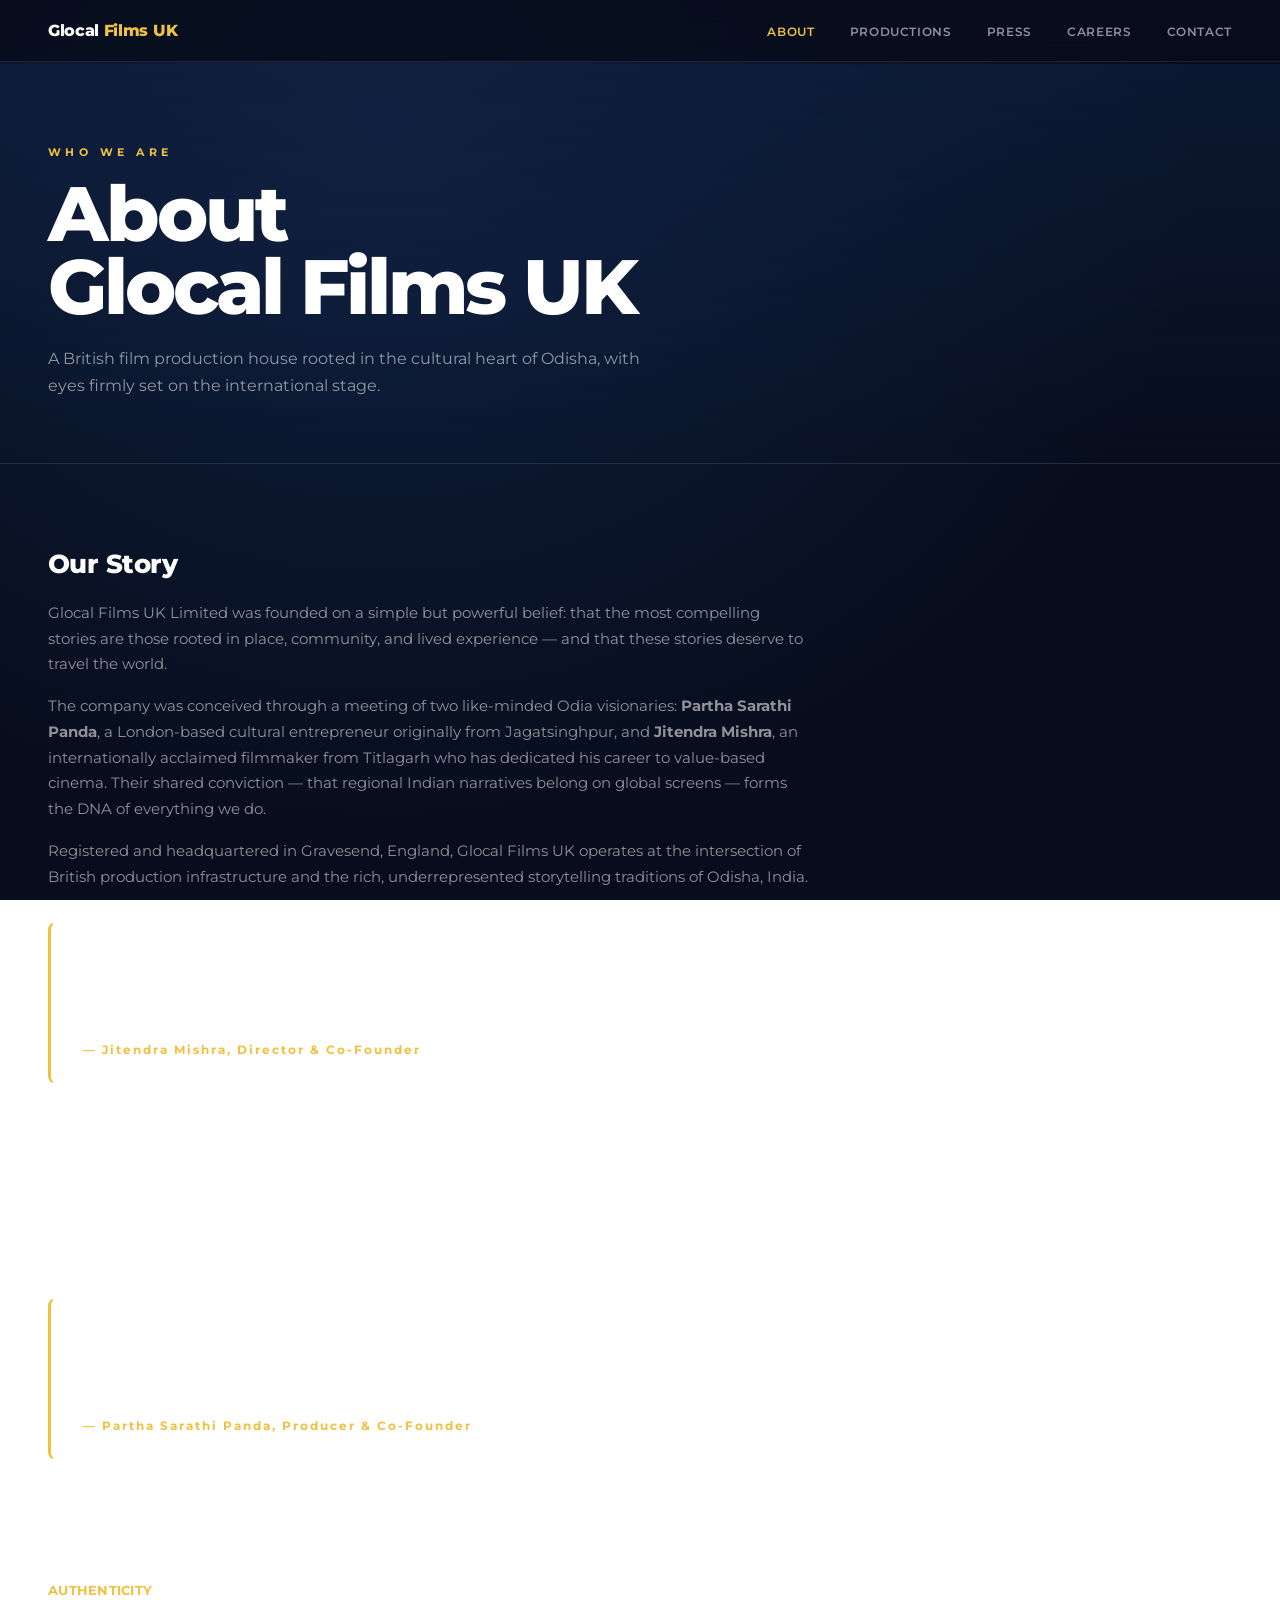
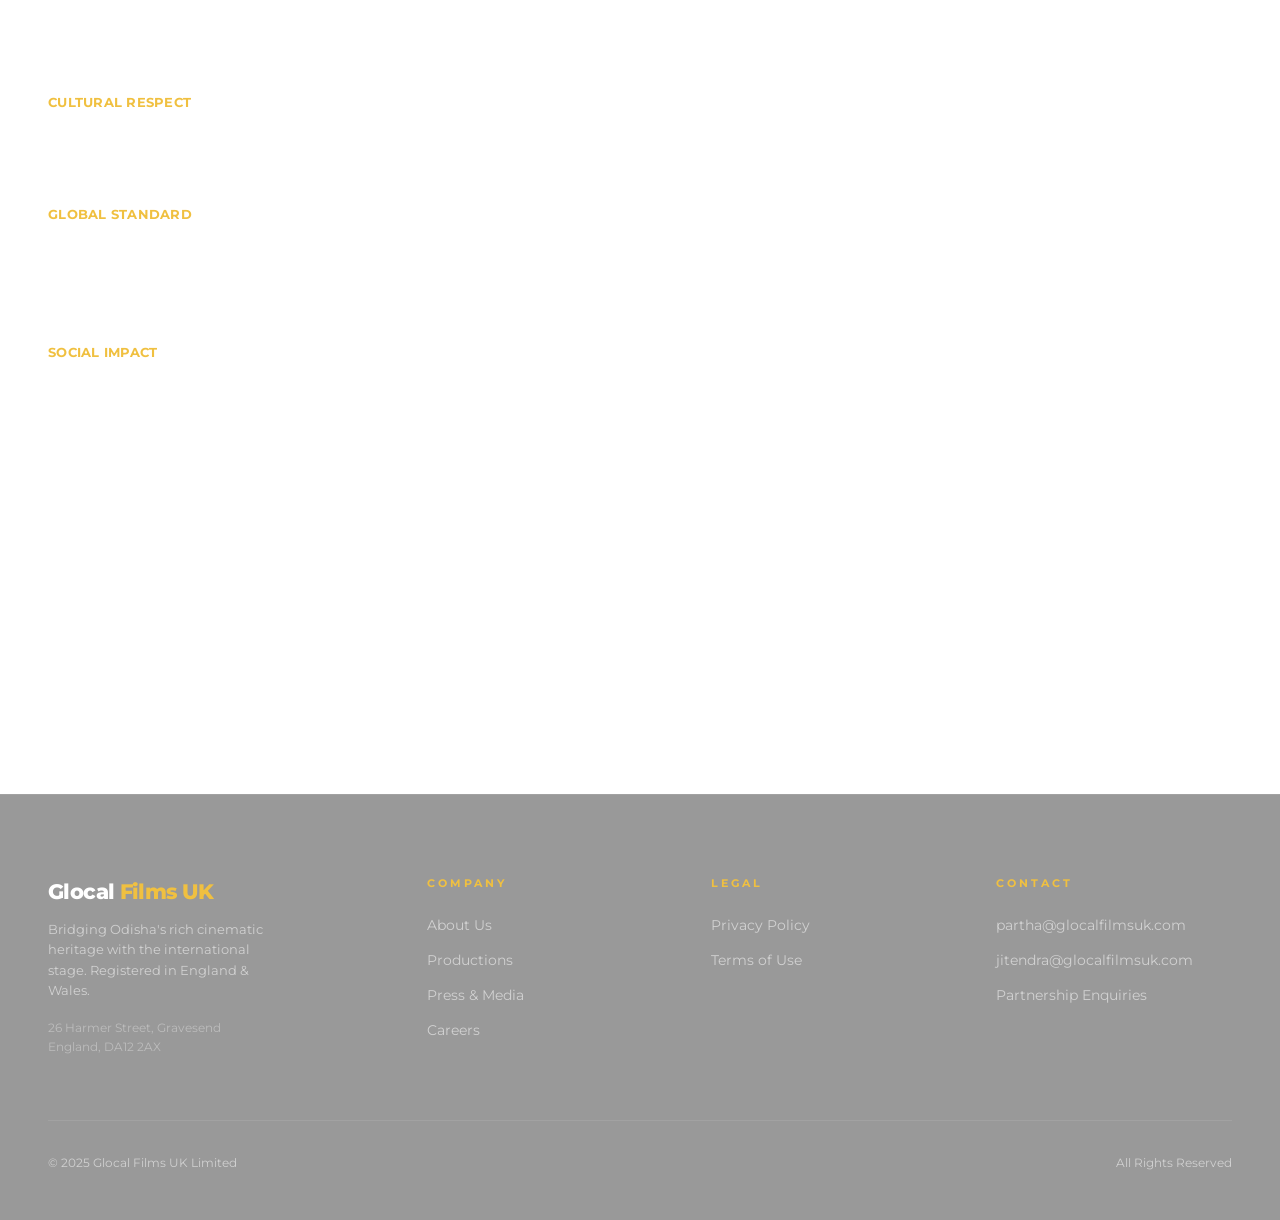
<file: about.html>
<!DOCTYPE html>
<html lang="en">
<head>
    <meta charset="UTF-8">
    <meta name="viewport" content="width=device-width, initial-scale=1.0">
    <title>About Us | Glocal Films UK</title>
    <meta name="description" content="Learn about Glocal Films UK — our story, mission, and the visionaries behind our work.">
    <link rel="preconnect" href="https://fonts.googleapis.com">
    <link rel="preconnect" href="https://fonts.gstatic.com" crossorigin>
    <link href="https://fonts.googleapis.com/css2?family=Montserrat:wght@300;400;600;700;800&display=swap" rel="stylesheet">
    <link rel="stylesheet" href="style.css">
</head>
<body>

    <nav class="site-nav">
        <div class="wrap nav-inner">
            <a href="index.html" class="nav-logo">Glocal <span>Films UK</span></a>
            <ul class="nav-links">
                <li><a href="about.html" class="active">About</a></li>
                <li><a href="productions.html">Productions</a></li>
                <li><a href="press.html">Press</a></li>
                <li><a href="careers.html">Careers</a></li>
                <li><a href="contact.html">Contact</a></li>
            </ul>
        </div>
    </nav>

    <header class="page-hero">
        <div class="wrap">
            <span class="eyebrow">Who We Are</span>
            <h1>About<br>Glocal Films UK</h1>
            <p>A British film production house rooted in the cultural heart of Odisha, with eyes firmly set on the international stage.</p>
        </div>
    </header>

    <section class="page-content">
        <div class="wrap">
            <div class="prose">

                <h2>Our Story</h2>
                <p>Glocal Films UK Limited was founded on a simple but powerful belief: that the most compelling stories are those rooted in place, community, and lived experience — and that these stories deserve to travel the world.</p>
                <p>The company was conceived through a meeting of two like-minded Odia visionaries: <strong>Partha Sarathi Panda</strong>, a London-based cultural entrepreneur originally from Jagatsinghpur, and <strong>Jitendra Mishra</strong>, an internationally acclaimed filmmaker from Titlagarh who has dedicated his career to value-based cinema. Their shared conviction — that regional Indian narratives belong on global screens — forms the DNA of everything we do.</p>
                <p>Registered and headquartered in Gravesend, England, Glocal Films UK operates at the intersection of British production infrastructure and the rich, underrepresented storytelling traditions of Odisha, India.</p>

                <div class="highlight-box">
                    <p>"Cinema is the most democratic of all art forms. When a story from a village in Odisha resonates with an audience in London or Cannes, that is not magic — that is the power of authentic human storytelling."</p>
                    <cite>— Jitendra Mishra, Director & Co-Founder</cite>
                </div>

                <h2>Our Mission</h2>
                <p>To elevate regional Indian cinema to the highest international platforms, preserving cultural authenticity while meeting global production and distribution standards. We believe in cinema that moves people — across borders, languages, and generations.</p>

                <div class="highlight-box">
                    <p>"We call ourselves Glocal because we are deeply local in our roots and fiercely global in our ambitions. Odisha has 5,000 years of story to tell. We are just getting started."</p>
                    <cite>— Partha Sarathi Panda, Producer & Co-Founder</cite>
                </div>

                <h2>Our Values</h2>
                <h3>Authenticity</h3>
                <p>Every film we produce begins with a real story, a real community, and a real need for that story to be told. We do not manufacture drama — we find it in the extraordinary lives of ordinary people.</p>

                <h3>Cultural Respect</h3>
                <p>We approach our subjects with deep reverence for the communities whose stories we carry. Our productions involve local talent, local crews, and local consultants at every stage of the process.</p>

                <h3>Global Standard</h3>
                <p>An Odia story told on a global stage deserves global production quality. We partner with industry-leading professionals in cinematography, sound, post-production, and distribution to ensure our films can compete with the very best international cinema.</p>

                <h3>Social Impact</h3>
                <p>We are proud partners of Cinema4Good, the award-winning initiative founded by Jitendra Mishra that uses cinema as a vehicle for social change. Every Glocal Films UK production is created with an awareness of the impact it can have on communities — both on screen and off.</p>

                <h2>Our Milestones</h2>
                <ul>
                    <li>2024 — Glocal Films UK Limited incorporated in England & Wales</li>
                    <li>2025 — <em>Baghuni – Dance Like a Tiger</em> selected for the Bharat Pavilion at the 78th Cannes Film Festival</li>
                    <li>2025 — First Odia NFDC film in 23 years to receive international platform recognition</li>
                    <li>2025 — Principal photography underway across Odisha's cultural heartlands</li>
                </ul>

            </div>
        </div>
    </section>

    <footer id="footer">
        <div class="wrap">
            <div class="footer-inner">
                <div class="footer-brand">
                    <h3>Glocal <span>Films UK</span></h3>
                    <p>Bridging Odisha's rich cinematic heritage with the international stage. Registered in England & Wales.</p>
                    <p style="margin-top:1rem;font-size:0.75rem;color:rgba(255,255,255,0.35);">26 Harmer Street, Gravesend<br>England, DA12 2AX</p>
                </div>
                <div class="footer-col">
                    <h4>Company</h4>
                    <ul>
                        <li><a href="about.html">About Us</a></li>
                        <li><a href="productions.html">Productions</a></li>
                        <li><a href="press.html">Press & Media</a></li>
                        <li><a href="careers.html">Careers</a></li>
                    </ul>
                </div>
                <div class="footer-col">
                    <h4>Legal</h4>
                    <ul>
                        <li><a href="privacy.html">Privacy Policy</a></li>
                        <li><a href="terms.html">Terms of Use</a></li>
                    </ul>
                </div>
                <div class="footer-col">
                    <h4>Contact</h4>
                    <ul>
                        <li><a href="mailto:partha@glocalfilmsuk.com">partha@glocalfilmsuk.com</a></li>
                        <li><a href="mailto:jitendra@glocalfilmsuk.com">jitendra@glocalfilmsuk.com</a></li>
                        <li><a href="contact.html">Partnership Enquiries</a></li>
                    </ul>
                </div>
            </div>
            <div class="footer-bottom">
                <span>&copy; 2025 Glocal Films UK Limited</span>
                <span>All Rights Reserved</span>
            </div>
        </div>
    </footer>

</body>
</html>
</file>
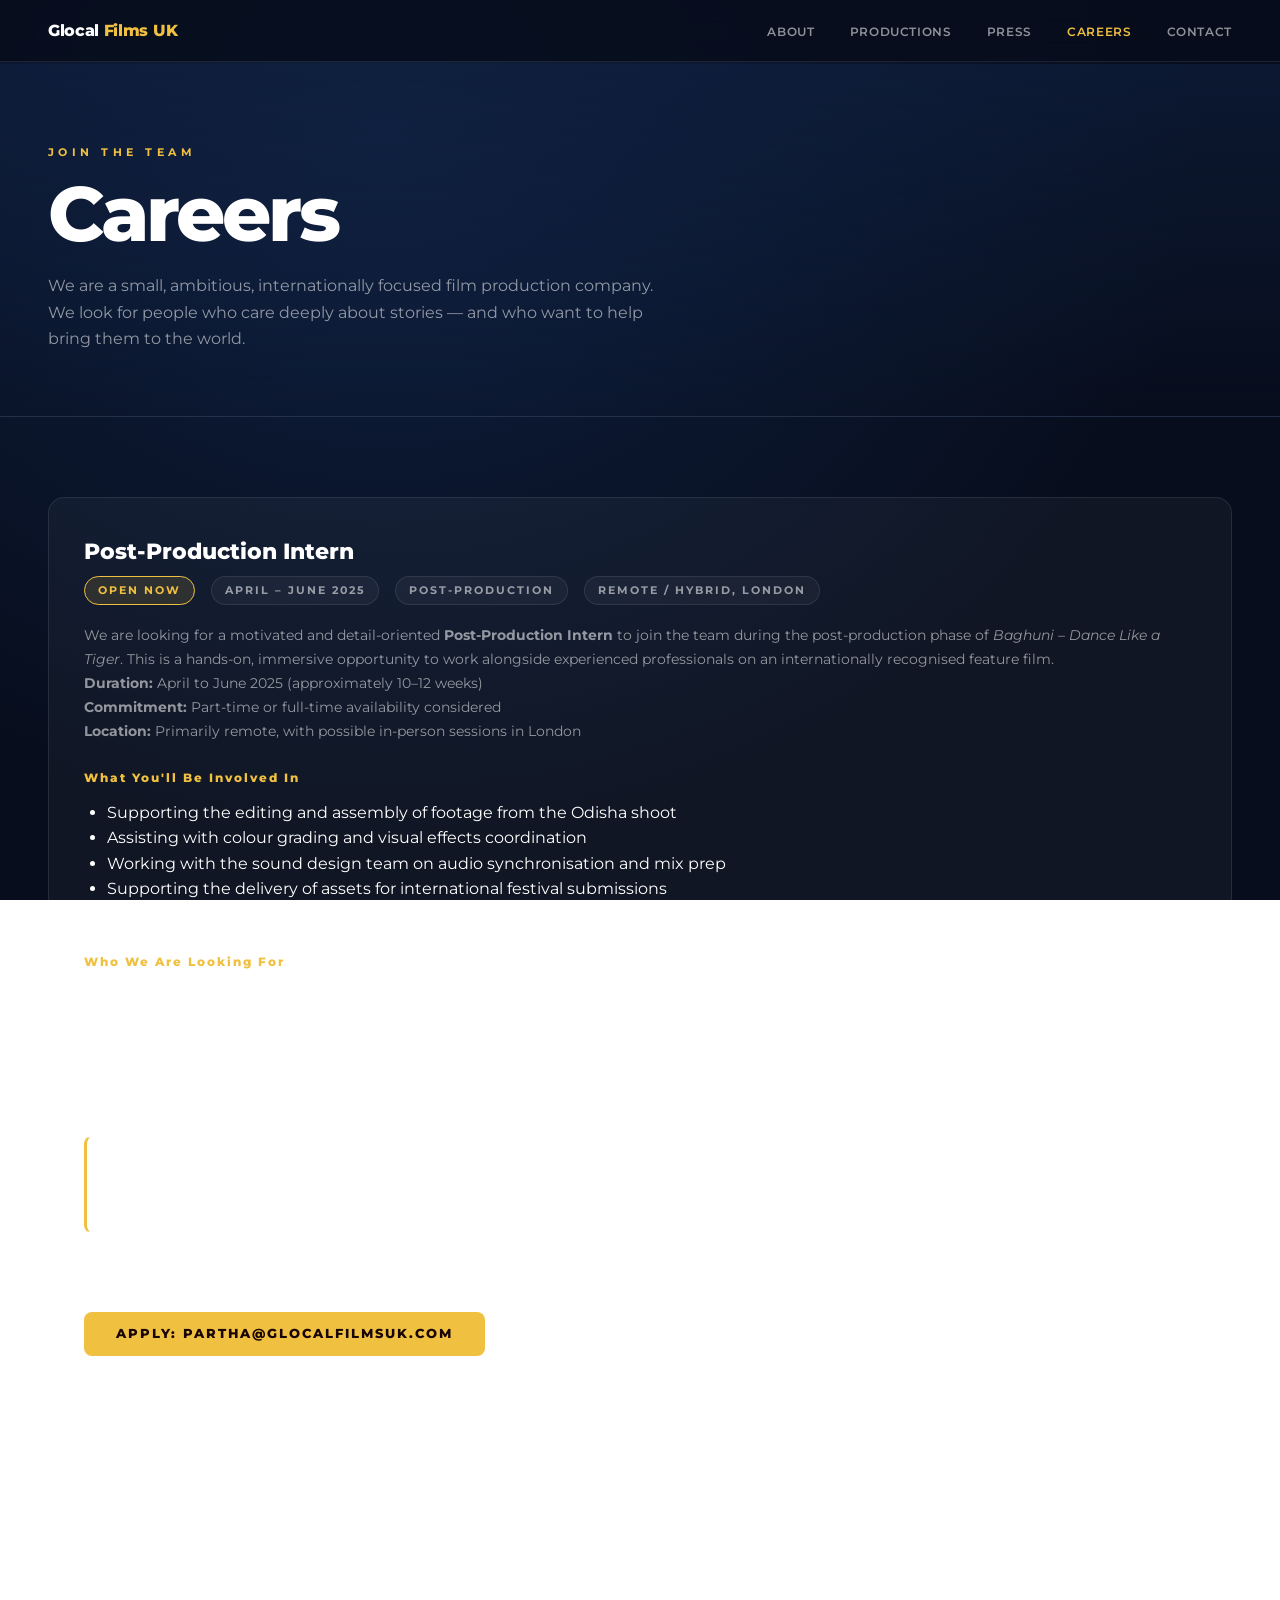
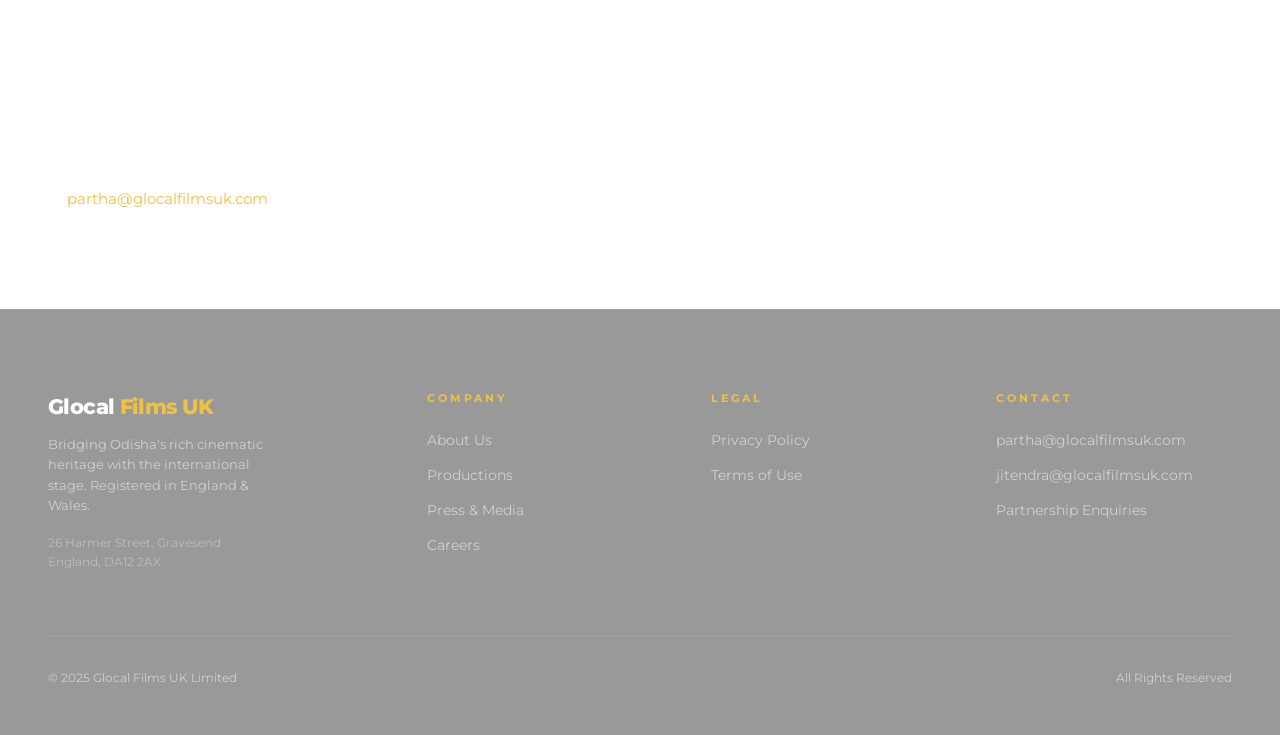
<file: careers.html>
<!DOCTYPE html>
<html lang="en">
<head>
    <meta charset="UTF-8">
    <meta name="viewport" content="width=device-width, initial-scale=1.0">
    <title>Careers | Glocal Films UK</title>
    <meta name="description" content="Work with Glocal Films UK. Open roles in post-production and more.">
    <link rel="preconnect" href="https://fonts.googleapis.com">
    <link rel="preconnect" href="https://fonts.gstatic.com" crossorigin>
    <link href="https://fonts.googleapis.com/css2?family=Montserrat:wght@300;400;600;700;800&display=swap" rel="stylesheet">
    <link rel="stylesheet" href="style.css">
</head>
<body>

    <nav class="site-nav">
        <div class="wrap nav-inner">
            <a href="index.html" class="nav-logo">Glocal <span>Films UK</span></a>
            <ul class="nav-links">
                <li><a href="about.html">About</a></li>
                <li><a href="productions.html">Productions</a></li>
                <li><a href="press.html">Press</a></li>
                <li><a href="careers.html" class="active">Careers</a></li>
                <li><a href="contact.html">Contact</a></li>
            </ul>
        </div>
    </nav>

    <header class="page-hero">
        <div class="wrap">
            <span class="eyebrow">Join the Team</span>
            <h1>Careers</h1>
            <p>We are a small, ambitious, internationally focused film production company. We look for people who care deeply about stories — and who want to help bring them to the world.</p>
        </div>
    </header>

    <section class="page-content">
        <div class="wrap">

            <!-- Open Role -->
            <div class="role-card">
                <h3>Post-Production Intern</h3>
                <div class="role-meta">
                    <span class="role-tag gold">Open Now</span>
                    <span class="role-tag muted">April – June 2025</span>
                    <span class="role-tag muted">Post-Production</span>
                    <span class="role-tag muted">Remote / Hybrid, London</span>
                </div>

                <p>We are looking for a motivated and detail-oriented <strong>Post-Production Intern</strong> to join the team during the post-production phase of <em>Baghuni – Dance Like a Tiger</em>. This is a hands-on, immersive opportunity to work alongside experienced professionals on an internationally recognised feature film.</p>

                <p><strong>Duration:</strong> April to June 2025 (approximately 10–12 weeks)<br>
                <strong>Commitment:</strong> Part-time or full-time availability considered<br>
                <strong>Location:</strong> Primarily remote, with possible in-person sessions in London</p>

                <h3 style="margin-top:1.5rem;color:var(--gold);font-size:0.75rem;letter-spacing:2px;">What You'll Be Involved In</h3>
                <ul style="padding-left:1.4rem;margin-top:0.8rem;">
                    <li>Supporting the editing and assembly of footage from the Odisha shoot</li>
                    <li>Assisting with colour grading and visual effects coordination</li>
                    <li>Working with the sound design team on audio synchronisation and mix prep</li>
                    <li>Supporting the delivery of assets for international festival submissions</li>
                    <li>Helping coordinate communications between the UK and India-based production teams</li>
                </ul>

                <h3 style="margin-top:1.5rem;color:var(--gold);font-size:0.75rem;letter-spacing:2px;">Who We Are Looking For</h3>
                <ul style="padding-left:1.4rem;margin-top:0.8rem;">
                    <li>Students or recent graduates in Film, Media Production, or a related field</li>
                    <li>Familiarity with editing software such as Adobe Premiere Pro, DaVinci Resolve, or Final Cut Pro</li>
                    <li>Strong attention to detail and an organised approach to workflow</li>
                    <li>A genuine interest in international and regional cinema</li>
                    <li>Excellent written and spoken English; knowledge of Odia or Hindi a bonus</li>
                </ul>

                <div class="highlight-box" style="margin-top:1.5rem;">
                    <p>If you are based in the UK, USA, or are already embedded in global or regional media — we would love to hear from you. We especially welcome applications from people with a connection to Odia or broader Indian culture who want to contribute to a landmark project.</p>
                </div>

                <p style="font-size:0.88rem;color:var(--muted);margin-top:1rem;">To apply, send your CV and a short note (no more than 200 words) on why you would like to be involved to:</p>
                <a href="mailto:partha@glocalfilmsuk.com" class="cta-btn">Apply: partha@glocalfilmsuk.com</a>
            </div>

            <!-- General Note -->
            <div class="prose" style="margin-top:3rem;">
                <h2>Working with Glocal Films UK</h2>
                <p>We are a production company at an exciting early stage — small enough for your contribution to matter enormously, and connected enough that your work will be seen internationally. Our current production has already been unveiled at Cannes, and we are building towards a global festival and distribution strategy for 2025–2026.</p>
                <p>We believe in nurturing talent from within communities that have historically been underrepresented in the global film industry. Whether you are from Odisha, from the Indian diaspora in the UK, or simply someone who believes in the power of culturally authentic storytelling — there may be a place for you here.</p>
                <p>We will post future opportunities on this page. If you would like to register your interest for upcoming roles in areas such as <strong>production, press & media, festival strategy, or distribution</strong>, please write to us at <a href="mailto:partha@glocalfilmsuk.com">partha@glocalfilmsuk.com</a>.</p>
            </div>

        </div>
    </section>

    <footer id="footer">
        <div class="wrap">
            <div class="footer-inner">
                <div class="footer-brand">
                    <h3>Glocal <span>Films UK</span></h3>
                    <p>Bridging Odisha's rich cinematic heritage with the international stage. Registered in England & Wales.</p>
                    <p style="margin-top:1rem;font-size:0.75rem;color:rgba(255,255,255,0.35);">26 Harmer Street, Gravesend<br>England, DA12 2AX</p>
                </div>
                <div class="footer-col">
                    <h4>Company</h4>
                    <ul>
                        <li><a href="about.html">About Us</a></li>
                        <li><a href="productions.html">Productions</a></li>
                        <li><a href="press.html">Press & Media</a></li>
                        <li><a href="careers.html">Careers</a></li>
                    </ul>
                </div>
                <div class="footer-col">
                    <h4>Legal</h4>
                    <ul>
                        <li><a href="privacy.html">Privacy Policy</a></li>
                        <li><a href="terms.html">Terms of Use</a></li>
                    </ul>
                </div>
                <div class="footer-col">
                    <h4>Contact</h4>
                    <ul>
                        <li><a href="mailto:partha@glocalfilmsuk.com">partha@glocalfilmsuk.com</a></li>
                        <li><a href="mailto:jitendra@glocalfilmsuk.com">jitendra@glocalfilmsuk.com</a></li>
                        <li><a href="contact.html">Partnership Enquiries</a></li>
                    </ul>
                </div>
            </div>
            <div class="footer-bottom">
                <span>&copy; 2025 Glocal Films UK Limited</span>
                <span>All Rights Reserved</span>
            </div>
        </div>
    </footer>

</body>
</html>
</file>
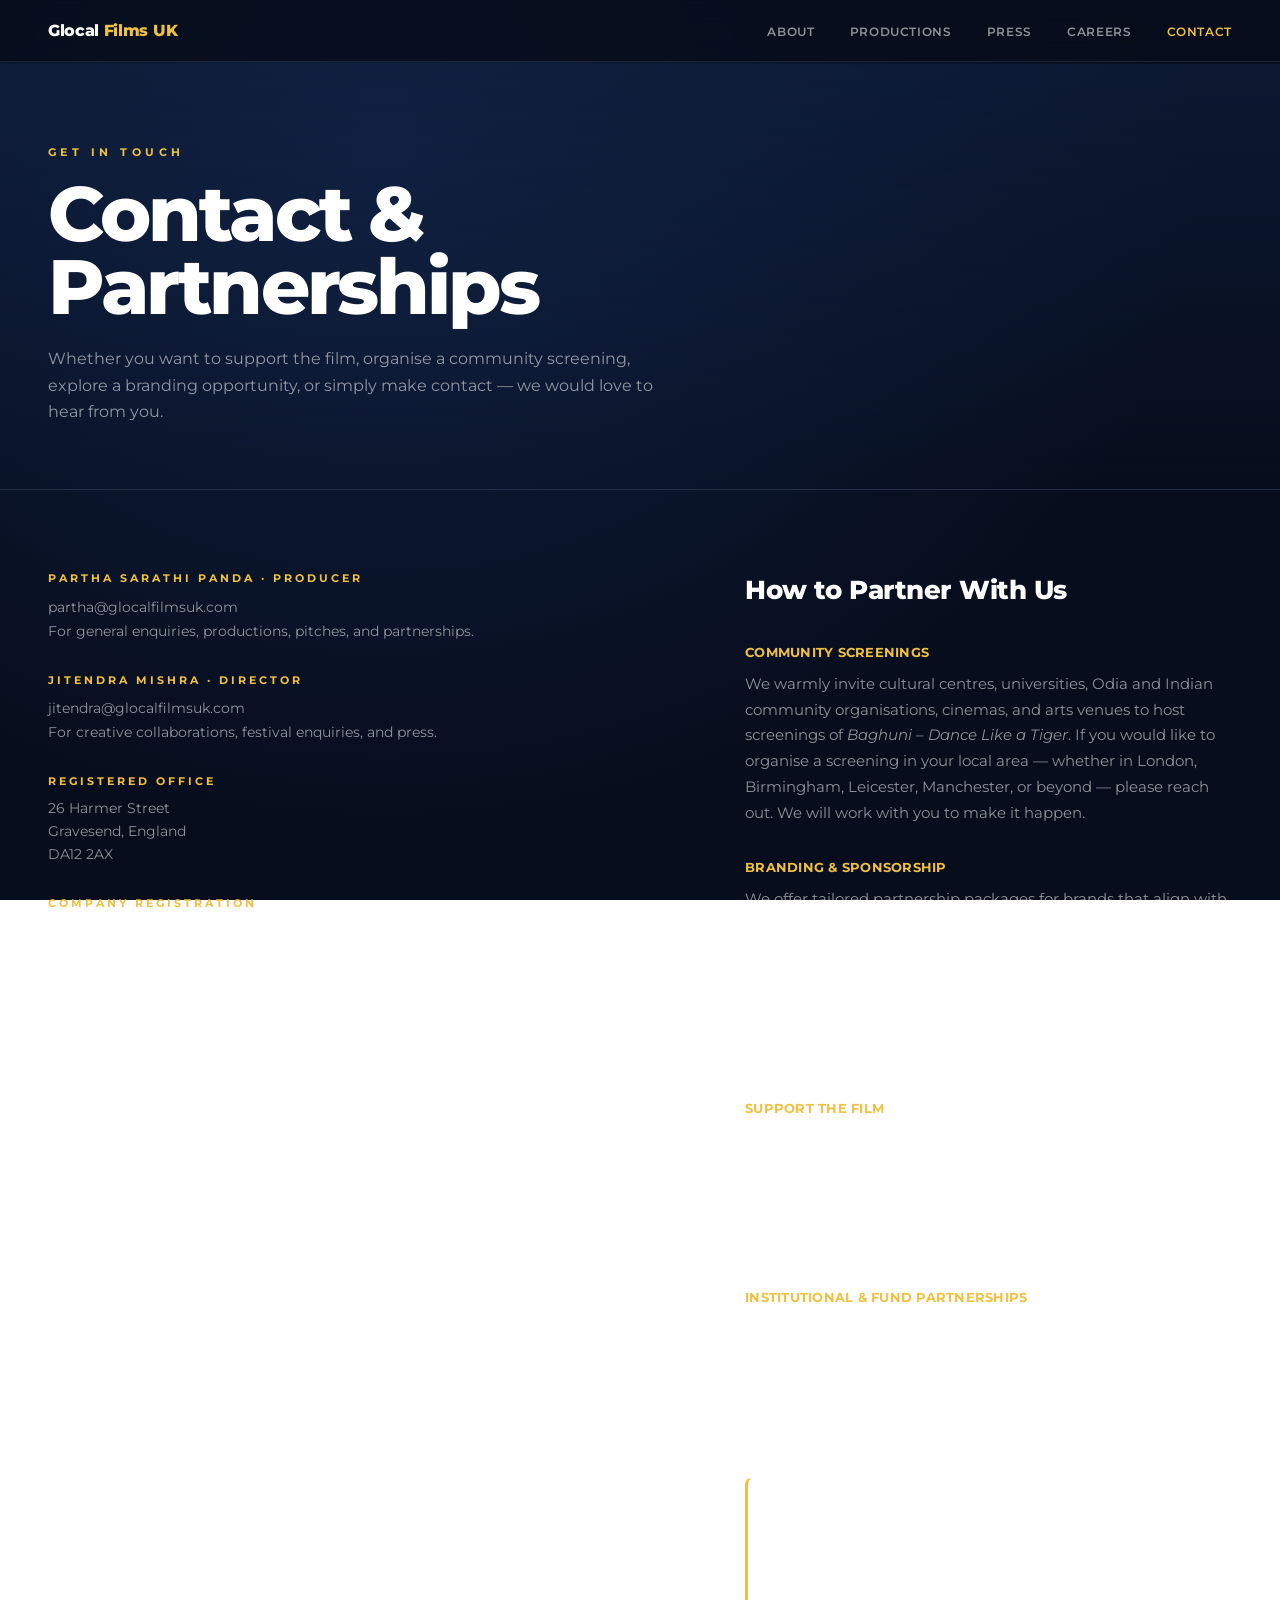
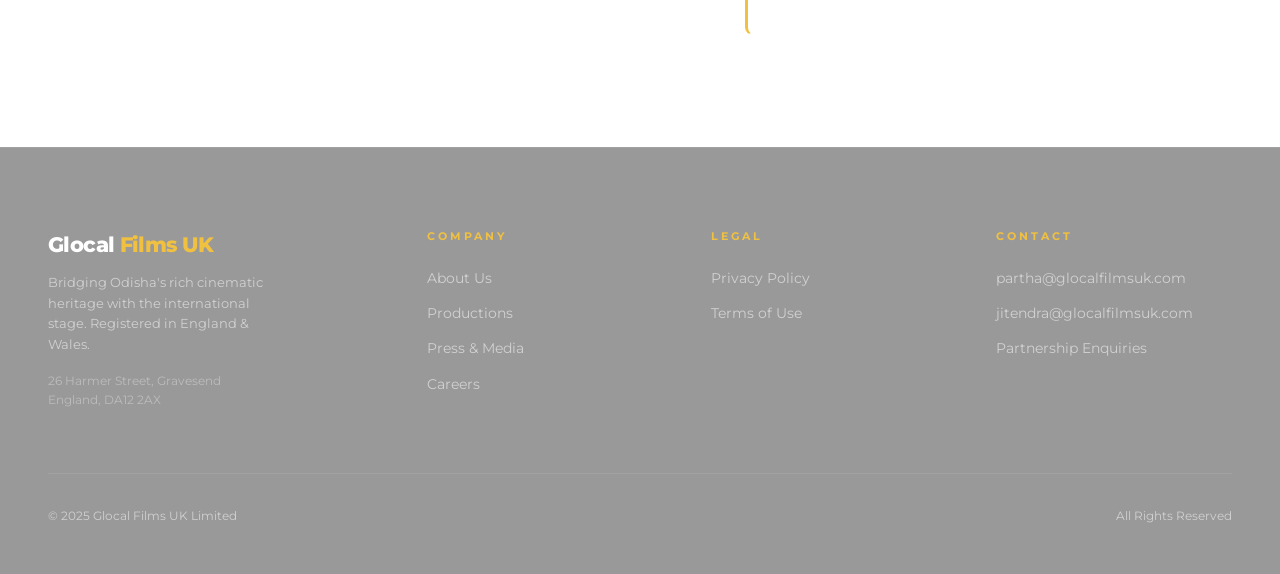
<file: contact.html>
<!DOCTYPE html>
<html lang="en">
<head>
    <meta charset="UTF-8">
    <meta name="viewport" content="width=device-width, initial-scale=1.0">
    <title>Contact & Partnerships | Glocal Films UK</title>
    <meta name="description" content="Get in touch with Glocal Films UK for partnership enquiries, screenings, branding, and support.">
    <link rel="preconnect" href="https://fonts.googleapis.com">
    <link rel="preconnect" href="https://fonts.gstatic.com" crossorigin>
    <link href="https://fonts.googleapis.com/css2?family=Montserrat:wght@300;400;600;700;800&display=swap" rel="stylesheet">
    <link rel="stylesheet" href="style.css">
</head>
<body>

    <nav class="site-nav">
        <div class="wrap nav-inner">
            <a href="index.html" class="nav-logo">Glocal <span>Films UK</span></a>
            <ul class="nav-links">
                <li><a href="about.html">About</a></li>
                <li><a href="productions.html">Productions</a></li>
                <li><a href="press.html">Press</a></li>
                <li><a href="careers.html">Careers</a></li>
                <li><a href="contact.html" class="active">Contact</a></li>
            </ul>
        </div>
    </nav>

    <header class="page-hero">
        <div class="wrap">
            <span class="eyebrow">Get in Touch</span>
            <h1>Contact &<br>Partnerships</h1>
            <p>Whether you want to support the film, organise a community screening, explore a branding opportunity, or simply make contact — we would love to hear from you.</p>
        </div>
    </header>

    <section class="page-content">
        <div class="wrap">
            <div class="contact-grid">

                <!-- Left: Contact Details -->
                <div class="contact-detail">
                    <div class="contact-item">
                        <h4>Partha Sarathi Panda · Producer</h4>
                        <a href="mailto:partha@glocalfilmsuk.com">partha@glocalfilmsuk.com</a>
                        <p>For general enquiries, productions, pitches, and partnerships.</p>
                    </div>

                    <div class="contact-item">
                        <h4>Jitendra Mishra · Director</h4>
                        <a href="mailto:jitendra@glocalfilmsuk.com">jitendra@glocalfilmsuk.com</a>
                        <p>For creative collaborations, festival enquiries, and press.</p>
                    </div>

                    <div class="contact-item">
                        <h4>Registered Office</h4>
                        <p>26 Harmer Street<br>Gravesend, England<br>DA12 2AX</p>
                    </div>

                    <div class="contact-item">
                        <h4>Company Registration</h4>
                        <p>Glocal Films UK Limited<br>Registered in England & Wales</p>
                    </div>
                </div>

                <!-- Right: Partnership Types -->
                <div class="prose">
                    <h2 style="margin-top:0;">How to Partner With Us</h2>

                    <h3>Community Screenings</h3>
                    <p>We warmly invite cultural centres, universities, Odia and Indian community organisations, cinemas, and arts venues to host screenings of <em>Baghuni – Dance Like a Tiger</em>. If you would like to organise a screening in your local area — whether in London, Birmingham, Leicester, Manchester, or beyond — please reach out. We will work with you to make it happen.</p>

                    <h3>Branding & Sponsorship</h3>
                    <p>We offer tailored partnership packages for brands that align with our values of cultural authenticity, storytelling, and global-local connection. Branding opportunities range from title association and credits to presence at premiere events and festival screenings. We are particularly interested in conversations with brands serving the South Asian community, cultural spaces, and creative industries.</p>

                    <h3>Support the Film</h3>
                    <p>Individuals who believe in the importance of regional Indian cinema reaching a global audience are welcome to support our work. Co-production, executive producer credit, and supporter recognition opportunities are available. Please write to us to discuss how you can be part of this historic journey.</p>

                    <h3>Institutional & Fund Partnerships</h3>
                    <p>We are open to partnerships with arts councils, diaspora funds, cultural institutes, and film development bodies in the UK, India, Europe, and beyond. If your organisation supports the development and international distribution of South Asian cinema, we would love to explore how we can work together.</p>

                    <div class="highlight-box">
                        <p>This is more than a film. It is a cultural landmark — the first Odia NFDC production in 23 years to appear at Cannes. Your association with it is an association with history in the making.</p>
                    </div>
                </div>

            </div>
        </div>
    </section>

    <footer id="footer">
        <div class="wrap">
            <div class="footer-inner">
                <div class="footer-brand">
                    <h3>Glocal <span>Films UK</span></h3>
                    <p>Bridging Odisha's rich cinematic heritage with the international stage. Registered in England & Wales.</p>
                    <p style="margin-top:1rem;font-size:0.75rem;color:rgba(255,255,255,0.35);">26 Harmer Street, Gravesend<br>England, DA12 2AX</p>
                </div>
                <div class="footer-col">
                    <h4>Company</h4>
                    <ul>
                        <li><a href="about.html">About Us</a></li>
                        <li><a href="productions.html">Productions</a></li>
                        <li><a href="press.html">Press & Media</a></li>
                        <li><a href="careers.html">Careers</a></li>
                    </ul>
                </div>
                <div class="footer-col">
                    <h4>Legal</h4>
                    <ul>
                        <li><a href="privacy.html">Privacy Policy</a></li>
                        <li><a href="terms.html">Terms of Use</a></li>
                    </ul>
                </div>
                <div class="footer-col">
                    <h4>Contact</h4>
                    <ul>
                        <li><a href="mailto:partha@glocalfilmsuk.com">partha@glocalfilmsuk.com</a></li>
                        <li><a href="mailto:jitendra@glocalfilmsuk.com">jitendra@glocalfilmsuk.com</a></li>
                        <li><a href="contact.html">Partnership Enquiries</a></li>
                    </ul>
                </div>
            </div>
            <div class="footer-bottom">
                <span>&copy; 2025 Glocal Films UK Limited</span>
                <span>All Rights Reserved</span>
            </div>
        </div>
    </footer>

</body>
</html>
</file>
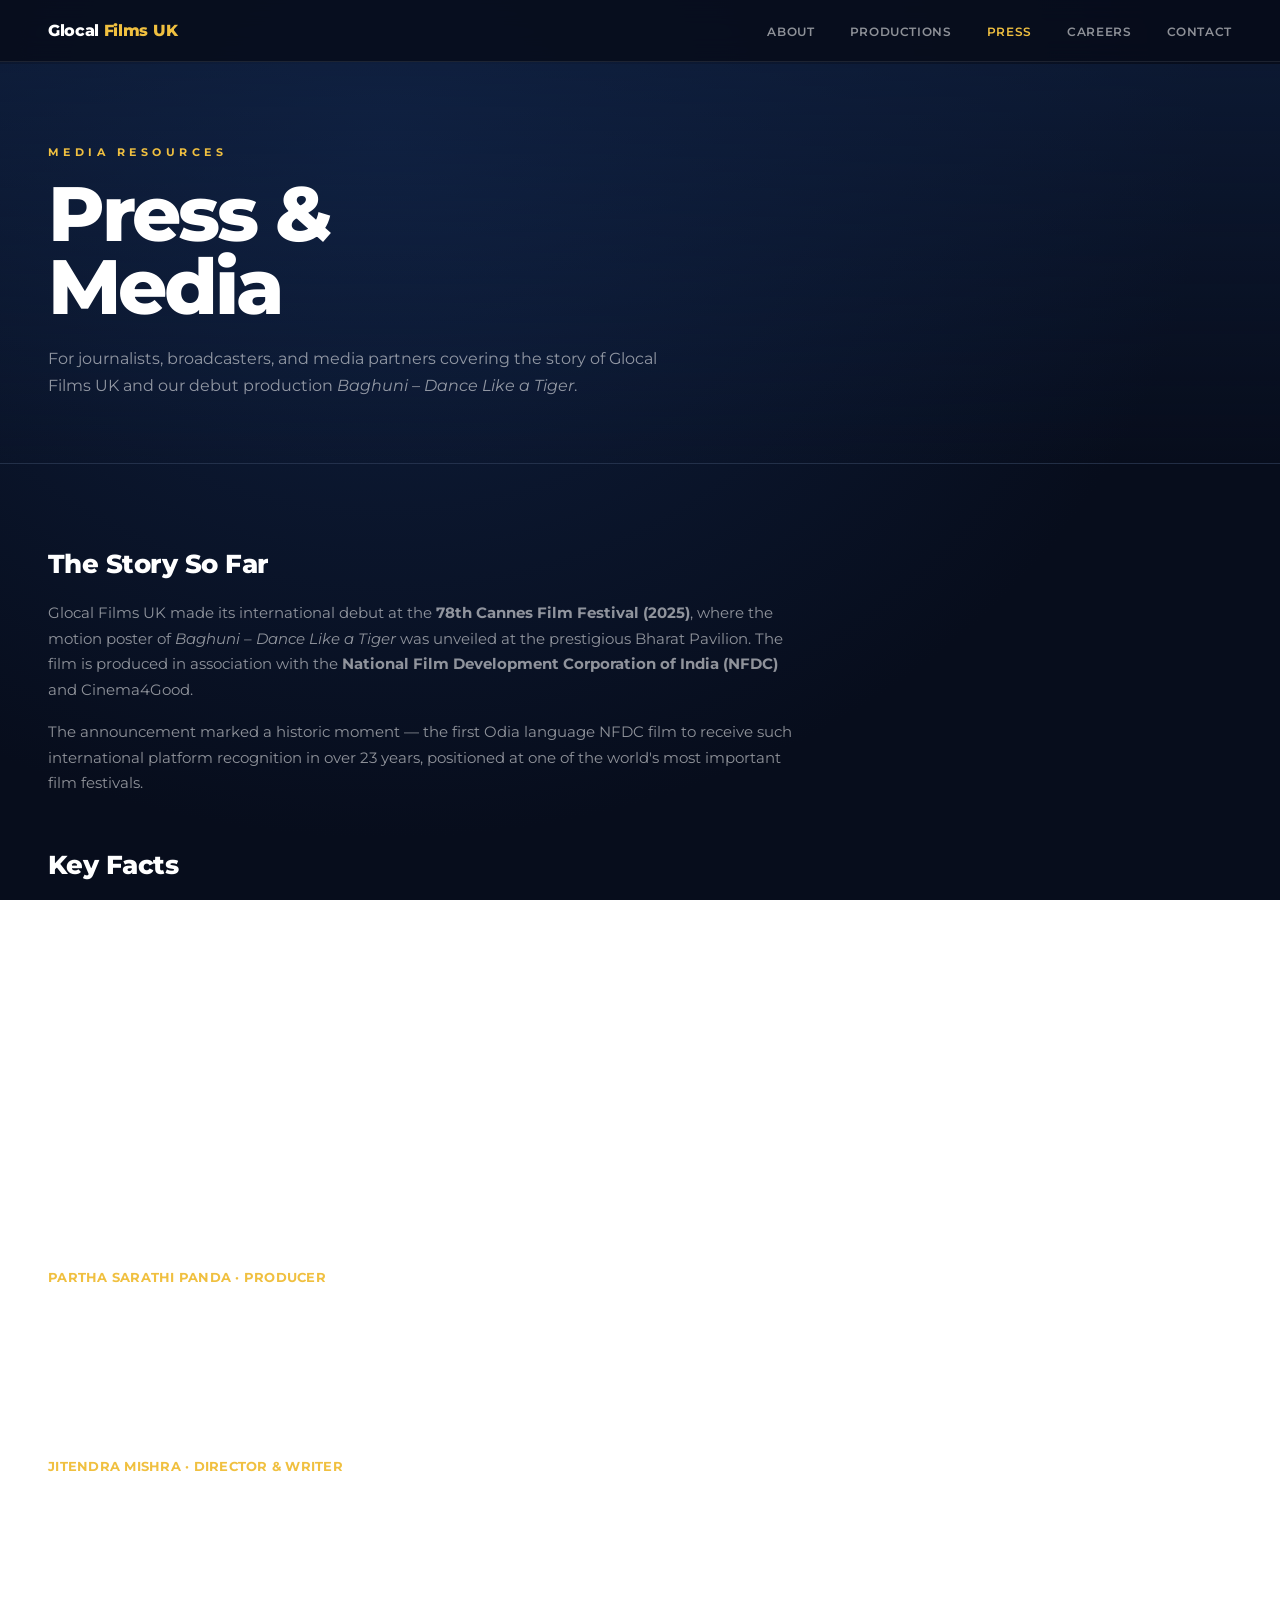
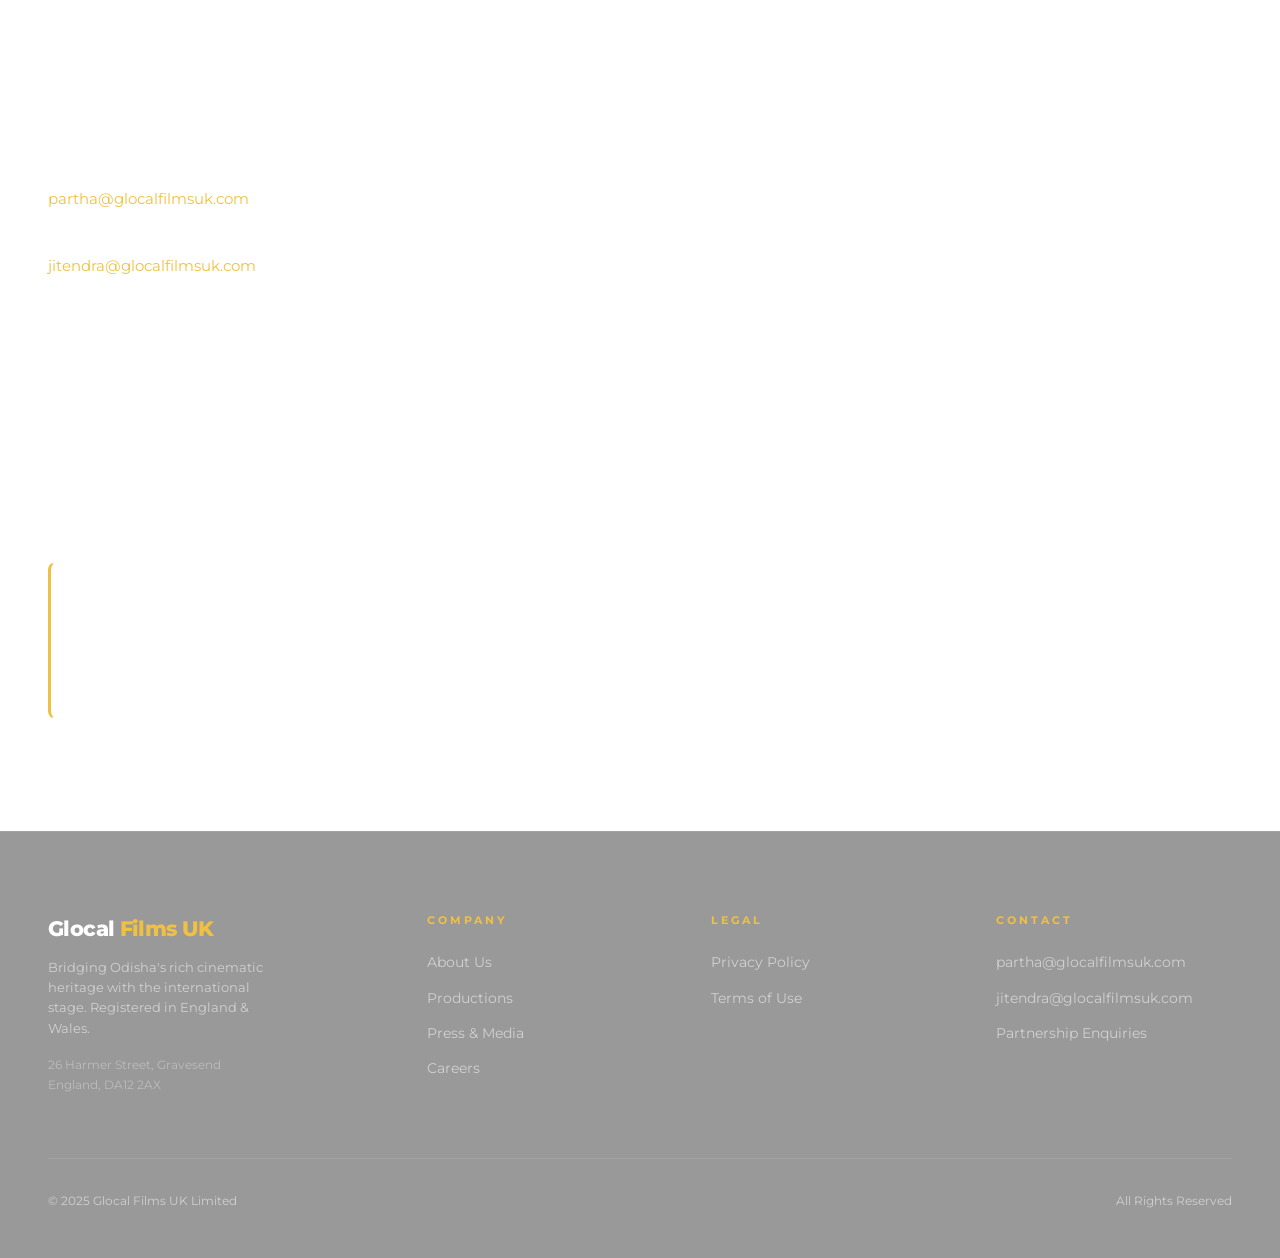
<file: press.html>
<!DOCTYPE html>
<html lang="en">
<head>
    <meta charset="UTF-8">
    <meta name="viewport" content="width=device-width, initial-scale=1.0">
    <title>Press & Media | Glocal Films UK</title>
    <meta name="description" content="Press resources, media kit, and coverage for Glocal Films UK and Baghuni.">
    <link rel="preconnect" href="https://fonts.googleapis.com">
    <link rel="preconnect" href="https://fonts.gstatic.com" crossorigin>
    <link href="https://fonts.googleapis.com/css2?family=Montserrat:wght@300;400;600;700;800&display=swap" rel="stylesheet">
    <link rel="stylesheet" href="style.css">
</head>
<body>

    <nav class="site-nav">
        <div class="wrap nav-inner">
            <a href="index.html" class="nav-logo">Glocal <span>Films UK</span></a>
            <ul class="nav-links">
                <li><a href="about.html">About</a></li>
                <li><a href="productions.html">Productions</a></li>
                <li><a href="press.html" class="active">Press</a></li>
                <li><a href="careers.html">Careers</a></li>
                <li><a href="contact.html">Contact</a></li>
            </ul>
        </div>
    </nav>

    <header class="page-hero">
        <div class="wrap">
            <span class="eyebrow">Media Resources</span>
            <h1>Press &<br>Media</h1>
            <p>For journalists, broadcasters, and media partners covering the story of Glocal Films UK and our debut production <em>Baghuni – Dance Like a Tiger</em>.</p>
        </div>
    </header>

    <section class="page-content">
        <div class="wrap">
            <div class="prose">

                <h2>The Story So Far</h2>
                <p>Glocal Films UK made its international debut at the <strong>78th Cannes Film Festival (2025)</strong>, where the motion poster of <em>Baghuni – Dance Like a Tiger</em> was unveiled at the prestigious Bharat Pavilion. The film is produced in association with the <strong>National Film Development Corporation of India (NFDC)</strong> and Cinema4Good.</p>
                <p>The announcement marked a historic moment — the first Odia language NFDC film to receive such international platform recognition in over 23 years, positioned at one of the world's most important film festivals.</p>

                <h2>Key Facts</h2>
                <ul>
                    <li><strong>Company:</strong> Glocal Films UK Limited, incorporated in England & Wales</li>
                    <li><strong>Headquartered:</strong> 26 Harmer Street, Gravesend, England, DA12 2AX</li>
                    <li><strong>Co-founders:</strong> Partha Sarathi Panda (Producer) & Jitendra Mishra (Director)</li>
                    <li><strong>Current film:</strong> <em>Baghuni – Dance Like a Tiger</em> (Odia language feature film)</li>
                    <li><strong>Production partners:</strong> NFDC India, Cinema4Good</li>
                    <li><strong>International premiere moment:</strong> Bharat Pavilion, 78th Cannes Film Festival, 2025</li>
                    <li><strong>Lead Actor:</strong> Sabyasachi Mishra</li>
                    <li><strong>Status:</strong> Principal photography underway, post-production scheduled April–June 2025</li>
                </ul>

                <h2>About the Founders</h2>
                <h3>Partha Sarathi Panda · Producer</h3>
                <p>Originally from Jagatsinghpur, Odisha, and based in London, Partha is a cultural entrepreneur whose professional background in workforce solutions (founder of Can-Do Personnel and Majoris Solutions Limited) gave him the commercial understanding to build a production company capable of operating at an international level. His passion for Odia culture and cinema drives his mission to give regional stories a global home.</p>

                <h3>Jitendra Mishra · Director & Writer</h3>
                <p>From Titlagarh, Odisha. President of CIJEF (International Centre of Films for Children and Young People), Jitendra is among India's most critically respected independent filmmakers. His previous films include <em>I Am Kalam</em> and <em>The Last Color</em>. He has served as a jury member at over 40 international film festivals, including Cannes, Berlin, and Toronto.</p>

                <h2>Media Contact</h2>
                <p>For press enquiries, interview requests, screening accreditation, or access to hi-resolution images and the official press kit, please contact:</p>
                <p>
                    <strong>Partha Sarathi Panda</strong><br>
                    <a href="mailto:partha@glocalfilmsuk.com">partha@glocalfilmsuk.com</a>
                </p>
                <p>
                    <strong>Jitendra Mishra</strong><br>
                    <a href="mailto:jitendra@glocalfilmsuk.com">jitendra@glocalfilmsuk.com</a>
                </p>
                <p>We aim to respond to all media enquiries within 48 hours. For urgent press matters, please mark your email subject line: <strong>PRESS – URGENT</strong>.</p>

                <h2>Photography & Visual Assets</h2>
                <p>High-resolution stills, the official motion poster, and founder portraits are available upon request to verified press. Please email us directly for access. All images are subject to usage terms and must include appropriate credits.</p>

                <div class="highlight-box">
                    <p>We welcome journalists and media organisations from around the world — particularly those covering global cinema, South Asian culture, British independent film, and stories of diaspora creativity. If you are working on a piece that explores any of these themes, we would love to talk.</p>
                </div>

            </div>
        </div>
    </section>

    <footer id="footer">
        <div class="wrap">
            <div class="footer-inner">
                <div class="footer-brand">
                    <h3>Glocal <span>Films UK</span></h3>
                    <p>Bridging Odisha's rich cinematic heritage with the international stage. Registered in England & Wales.</p>
                    <p style="margin-top:1rem;font-size:0.75rem;color:rgba(255,255,255,0.35);">26 Harmer Street, Gravesend<br>England, DA12 2AX</p>
                </div>
                <div class="footer-col">
                    <h4>Company</h4>
                    <ul>
                        <li><a href="about.html">About Us</a></li>
                        <li><a href="productions.html">Productions</a></li>
                        <li><a href="press.html">Press & Media</a></li>
                        <li><a href="careers.html">Careers</a></li>
                    </ul>
                </div>
                <div class="footer-col">
                    <h4>Legal</h4>
                    <ul>
                        <li><a href="privacy.html">Privacy Policy</a></li>
                        <li><a href="terms.html">Terms of Use</a></li>
                    </ul>
                </div>
                <div class="footer-col">
                    <h4>Contact</h4>
                    <ul>
                        <li><a href="mailto:partha@glocalfilmsuk.com">partha@glocalfilmsuk.com</a></li>
                        <li><a href="mailto:jitendra@glocalfilmsuk.com">jitendra@glocalfilmsuk.com</a></li>
                        <li><a href="contact.html">Partnership Enquiries</a></li>
                    </ul>
                </div>
            </div>
            <div class="footer-bottom">
                <span>&copy; 2025 Glocal Films UK Limited</span>
                <span>All Rights Reserved</span>
            </div>
        </div>
    </footer>

</body>
</html>
</file>
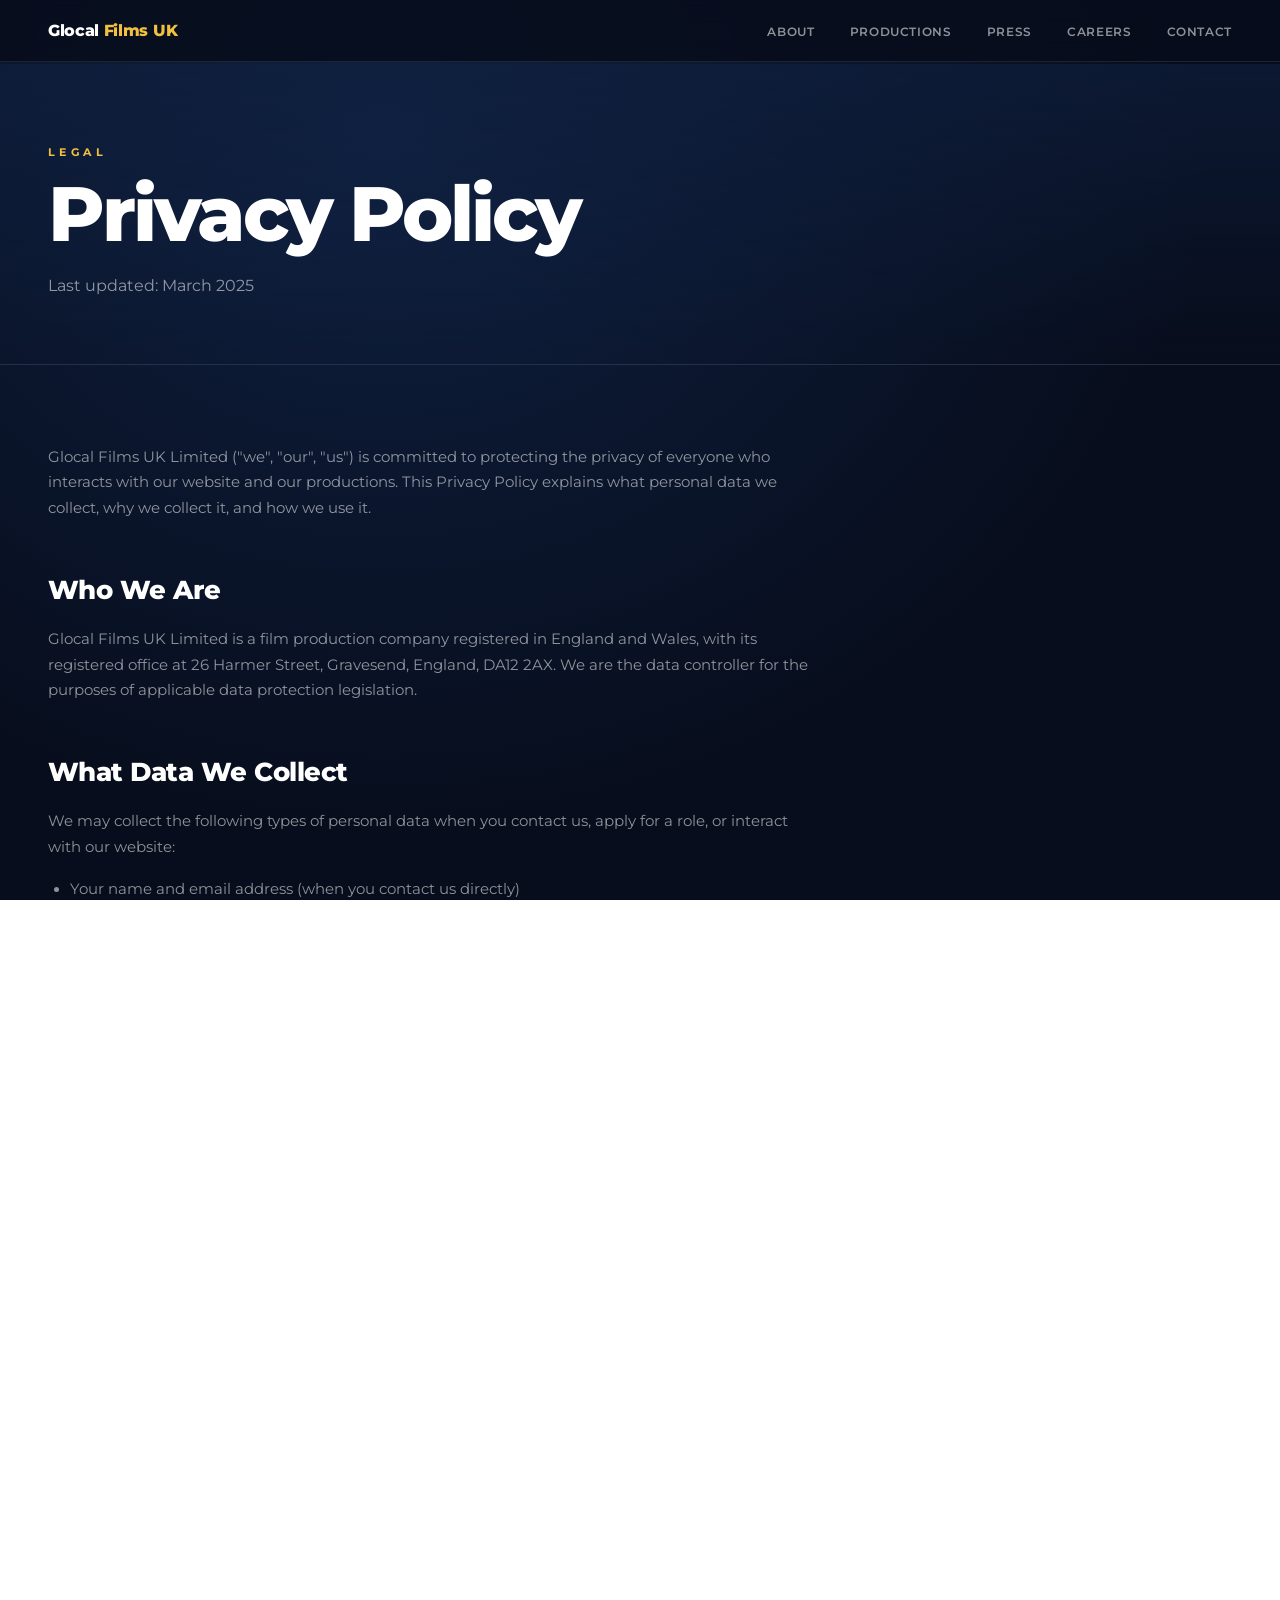
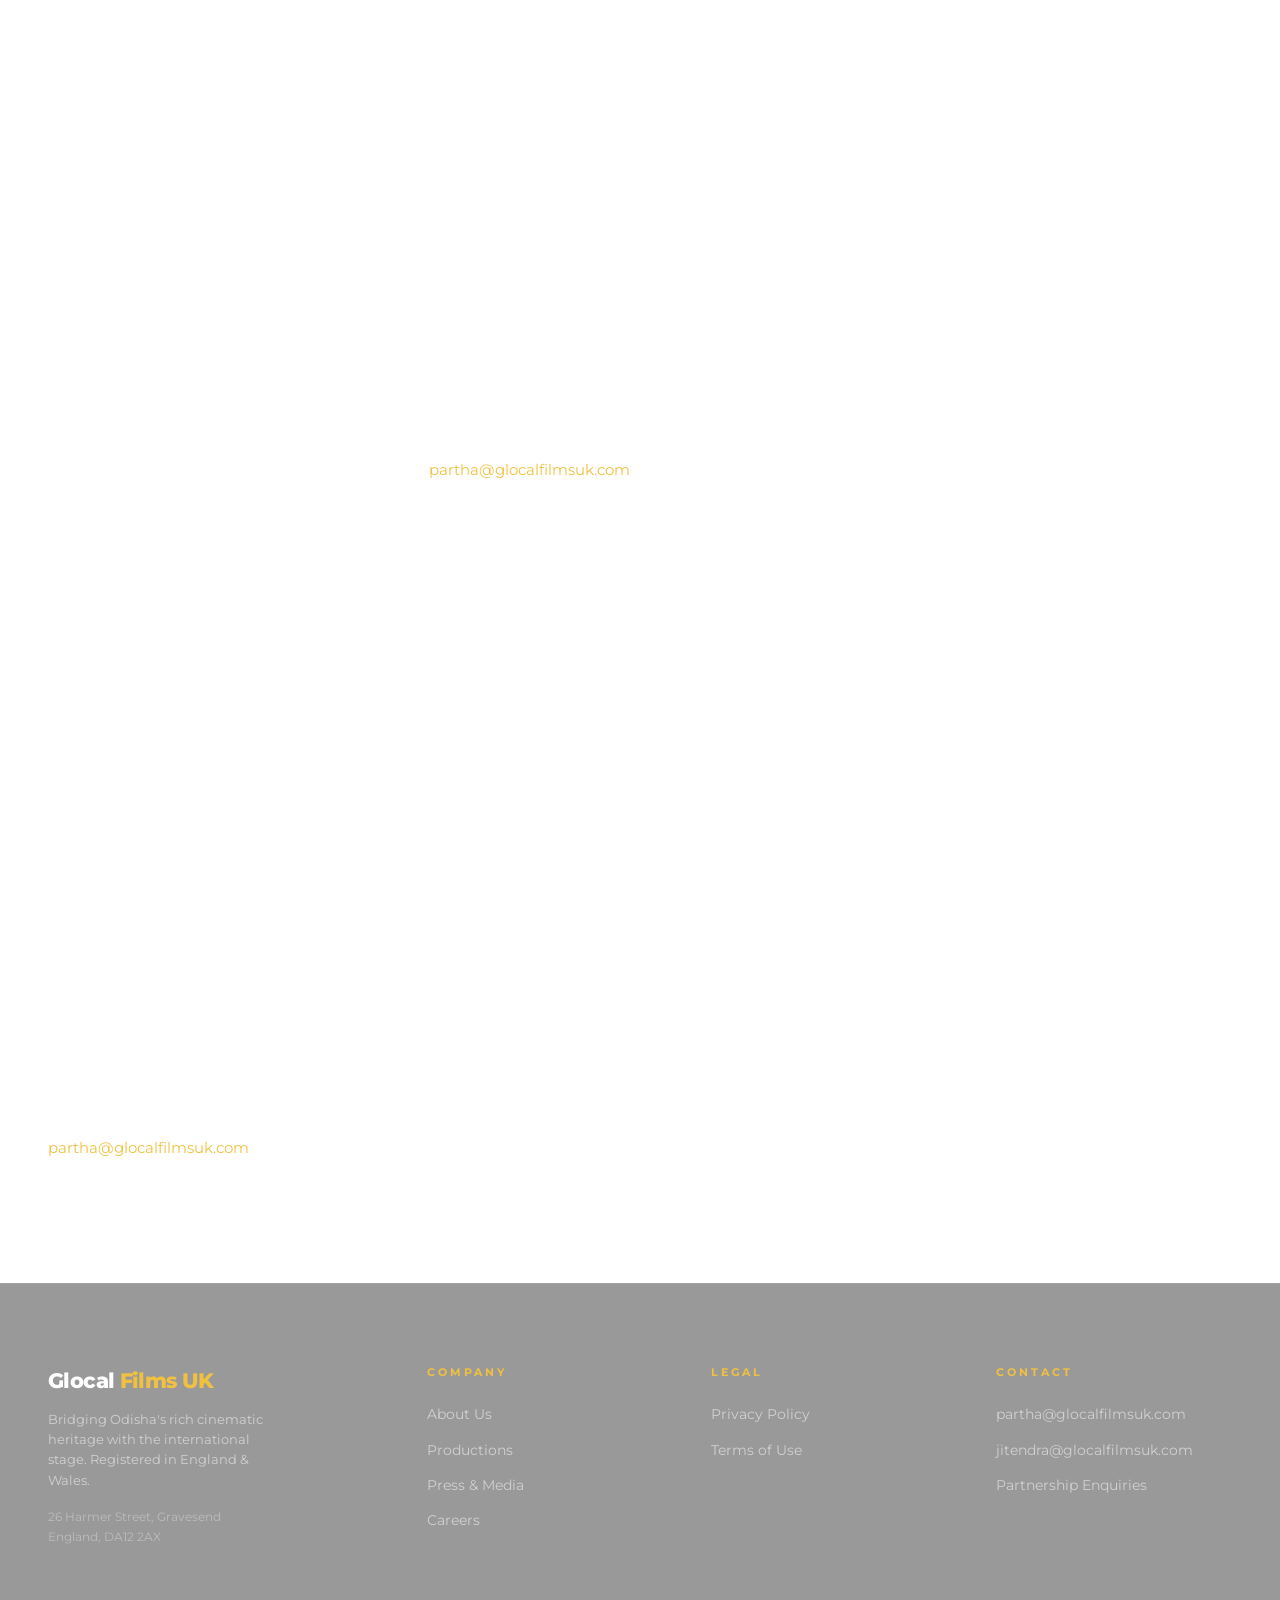
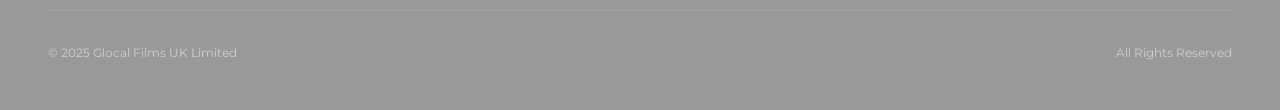
<file: privacy.html>
<!DOCTYPE html>
<html lang="en">
<head>
    <meta charset="UTF-8">
    <meta name="viewport" content="width=device-width, initial-scale=1.0">
    <title>Privacy Policy | Glocal Films UK</title>
    <link rel="preconnect" href="https://fonts.googleapis.com">
    <link rel="preconnect" href="https://fonts.gstatic.com" crossorigin>
    <link href="https://fonts.googleapis.com/css2?family=Montserrat:wght@300;400;600;700;800&display=swap" rel="stylesheet">
    <link rel="stylesheet" href="style.css">
</head>
<body>

    <nav class="site-nav">
        <div class="wrap nav-inner">
            <a href="index.html" class="nav-logo">Glocal <span>Films UK</span></a>
            <ul class="nav-links">
                <li><a href="about.html">About</a></li>
                <li><a href="productions.html">Productions</a></li>
                <li><a href="press.html">Press</a></li>
                <li><a href="careers.html">Careers</a></li>
                <li><a href="contact.html">Contact</a></li>
            </ul>
        </div>
    </nav>

    <header class="page-hero">
        <div class="wrap">
            <span class="eyebrow">Legal</span>
            <h1>Privacy Policy</h1>
            <p>Last updated: March 2025</p>
        </div>
    </header>

    <section class="page-content">
        <div class="wrap">
            <div class="prose">

                <p>Glocal Films UK Limited ("we", "our", "us") is committed to protecting the privacy of everyone who interacts with our website and our productions. This Privacy Policy explains what personal data we collect, why we collect it, and how we use it.</p>

                <h2>Who We Are</h2>
                <p>Glocal Films UK Limited is a film production company registered in England and Wales, with its registered office at 26 Harmer Street, Gravesend, England, DA12 2AX. We are the data controller for the purposes of applicable data protection legislation.</p>

                <h2>What Data We Collect</h2>
                <p>We may collect the following types of personal data when you contact us, apply for a role, or interact with our website:</p>
                <ul>
                    <li>Your name and email address (when you contact us directly)</li>
                    <li>Your professional background and CV (if you apply for a role or collaboration)</li>
                    <li>Any information you voluntarily share in correspondence with us</li>
                    <li>Basic technical data about how you access our website (such as browser type and visit time) — collected via standard server logs and used only in aggregate</li>
                </ul>

                <h2>How We Use Your Data</h2>
                <p>We use the personal data you provide solely to:</p>
                <ul>
                    <li>Respond to your enquiries and correspondence</li>
                    <li>Consider your application for a role or collaborative opportunity</li>
                    <li>Send information relevant to your enquiry (e.g. press materials, partnership details)</li>
                    <li>Fulfil our legitimate interests as a film production company</li>
                </ul>
                <p>We do not sell, share, or transfer your personal data to third parties for marketing purposes.</p>

                <h2>Legal Basis for Processing</h2>
                <p>We process your personal data on the basis of:</p>
                <ul>
                    <li><strong>Legitimate interests</strong> — to manage business enquiries and productions</li>
                    <li><strong>Consent</strong> — where you have expressly provided information for a specific purpose</li>
                    <li><strong>Contractual necessity</strong> — where we have entered into an agreement with you</li>
                </ul>

                <h2>Data Retention</h2>
                <p>We retain personal data only for as long as necessary to fulfil the purpose for which it was collected. Correspondence and enquiry data is typically retained for up to 12 months unless there is a continuing business relationship or legal requirement to retain it longer.</p>

                <h2>Your Rights</h2>
                <p>Under UK data protection law, you have the right to:</p>
                <ul>
                    <li>Access the personal data we hold about you</li>
                    <li>Request correction of inaccurate data</li>
                    <li>Request deletion of your data (the "right to be forgotten")</li>
                    <li>Object to or restrict our processing of your data</li>
                    <li>Lodge a complaint with the Information Commissioner's Office (ICO)</li>
                </ul>
                <p>To exercise any of these rights, please contact us at <a href="mailto:partha@glocalfilmsuk.com">partha@glocalfilmsuk.com</a>.</p>

                <h2>Website & Cookies</h2>
                <p>Our website is a static informational site. We do not currently use tracking cookies, third-party analytics services, or advertising networks. If this changes, this policy will be updated accordingly.</p>

                <h2>Third-Party Links</h2>
                <p>Our website may contain links to external websites (such as news coverage, festival pages, or partner organisations). We are not responsible for the privacy practices of those sites and encourage you to review their respective policies.</p>

                <h2>Changes to This Policy</h2>
                <p>We may update this Privacy Policy from time to time. Any changes will be posted on this page with an updated date. Continued use of our website following any changes constitutes your acceptance of the revised policy.</p>

                <h2>Contact</h2>
                <p>For any questions about this Privacy Policy or how we handle your data, please contact:<br>
                <a href="mailto:partha@glocalfilmsuk.com">partha@glocalfilmsuk.com</a><br>
                26 Harmer Street, Gravesend, England, DA12 2AX</p>

            </div>
        </div>
    </section>

    <footer id="footer">
        <div class="wrap">
            <div class="footer-inner">
                <div class="footer-brand">
                    <h3>Glocal <span>Films UK</span></h3>
                    <p>Bridging Odisha's rich cinematic heritage with the international stage. Registered in England & Wales.</p>
                    <p style="margin-top:1rem;font-size:0.75rem;color:rgba(255,255,255,0.35);">26 Harmer Street, Gravesend<br>England, DA12 2AX</p>
                </div>
                <div class="footer-col">
                    <h4>Company</h4>
                    <ul>
                        <li><a href="about.html">About Us</a></li>
                        <li><a href="productions.html">Productions</a></li>
                        <li><a href="press.html">Press & Media</a></li>
                        <li><a href="careers.html">Careers</a></li>
                    </ul>
                </div>
                <div class="footer-col">
                    <h4>Legal</h4>
                    <ul>
                        <li><a href="privacy.html">Privacy Policy</a></li>
                        <li><a href="terms.html">Terms of Use</a></li>
                    </ul>
                </div>
                <div class="footer-col">
                    <h4>Contact</h4>
                    <ul>
                        <li><a href="mailto:partha@glocalfilmsuk.com">partha@glocalfilmsuk.com</a></li>
                        <li><a href="mailto:jitendra@glocalfilmsuk.com">jitendra@glocalfilmsuk.com</a></li>
                        <li><a href="contact.html">Partnership Enquiries</a></li>
                    </ul>
                </div>
            </div>
            <div class="footer-bottom">
                <span>&copy; 2025 Glocal Films UK Limited</span>
                <span>All Rights Reserved</span>
            </div>
        </div>
    </footer>

</body>
</html>
</file>
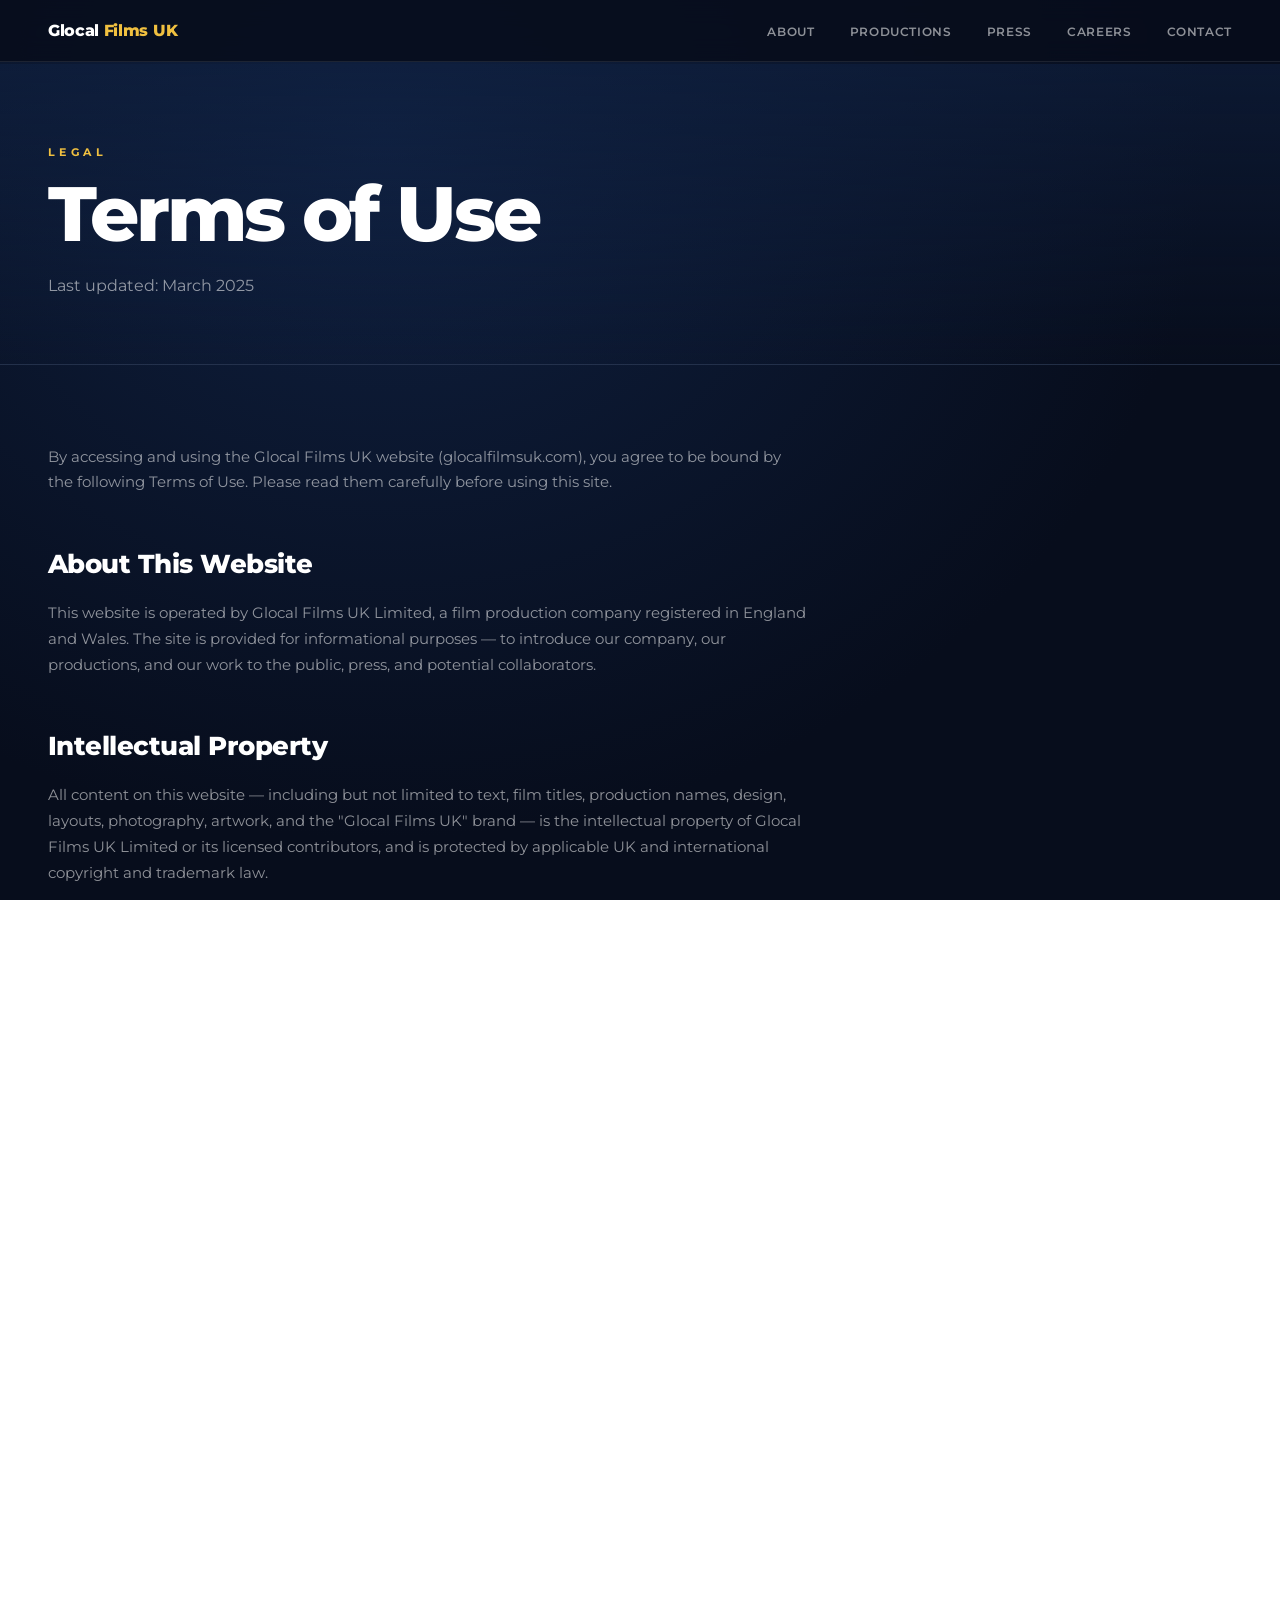
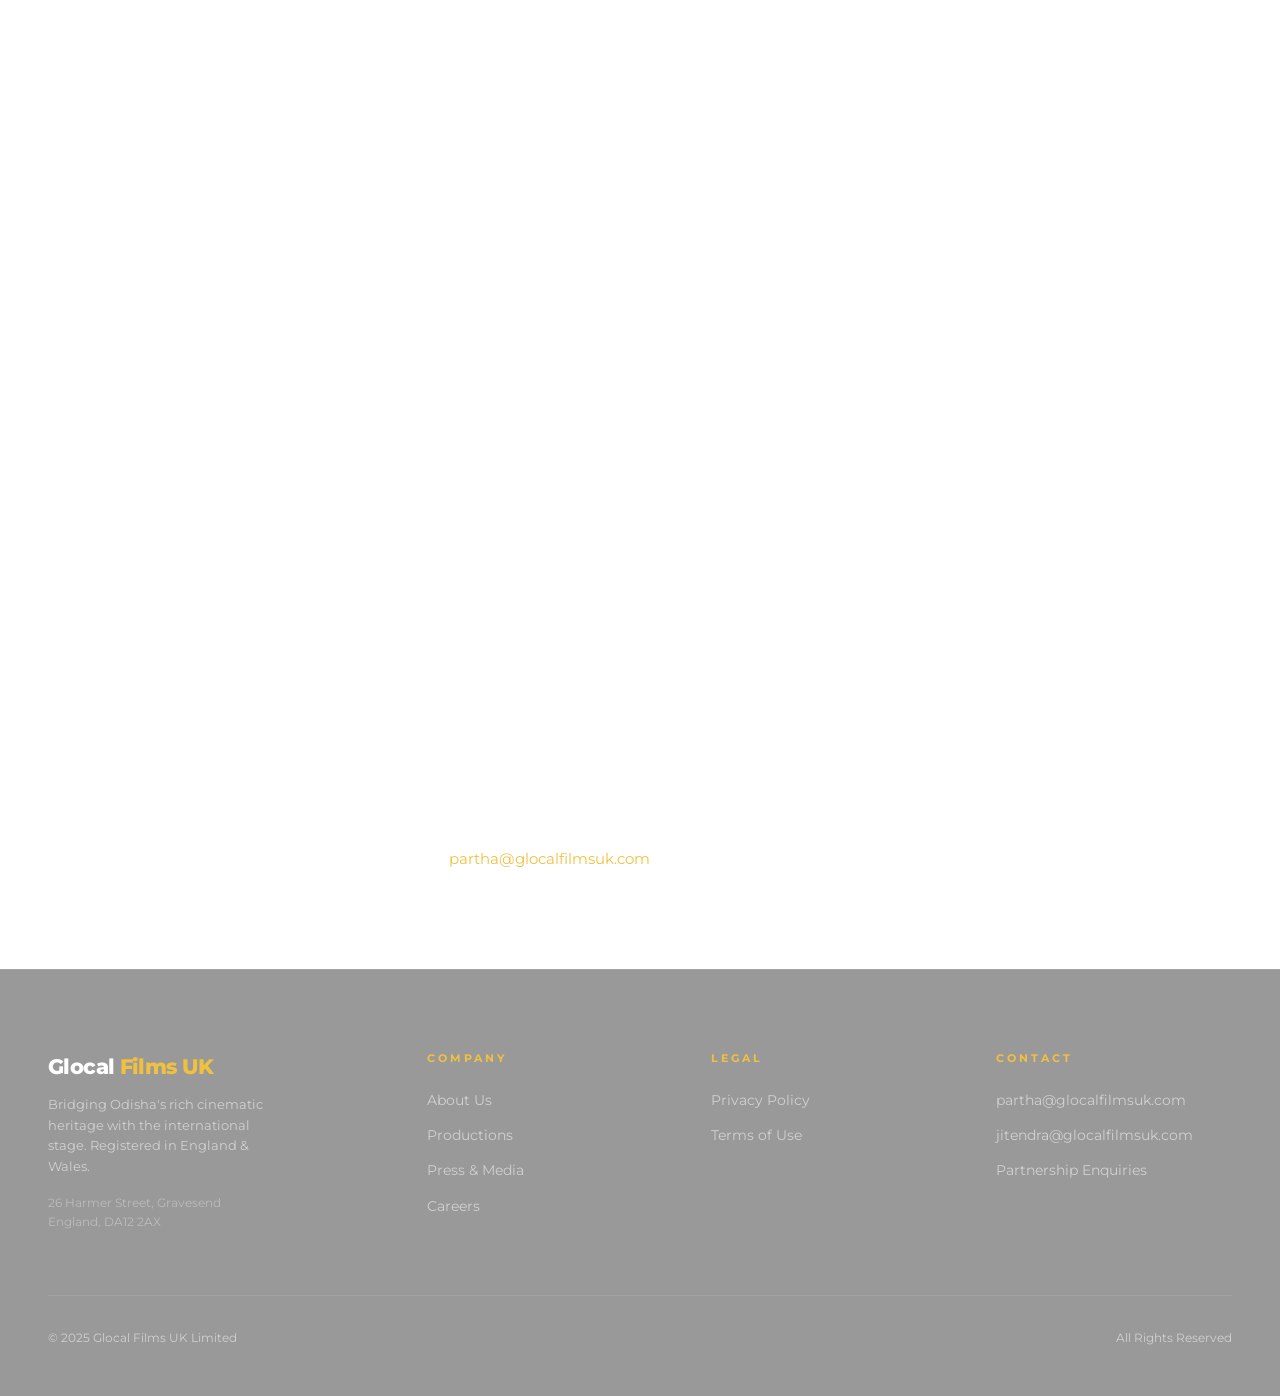
<file: terms.html>
<!DOCTYPE html>
<html lang="en">
<head>
    <meta charset="UTF-8">
    <meta name="viewport" content="width=device-width, initial-scale=1.0">
    <title>Terms of Use | Glocal Films UK</title>
    <link rel="preconnect" href="https://fonts.googleapis.com">
    <link rel="preconnect" href="https://fonts.gstatic.com" crossorigin>
    <link href="https://fonts.googleapis.com/css2?family=Montserrat:wght@300;400;600;700;800&display=swap" rel="stylesheet">
    <link rel="stylesheet" href="style.css">
</head>
<body>

    <nav class="site-nav">
        <div class="wrap nav-inner">
            <a href="index.html" class="nav-logo">Glocal <span>Films UK</span></a>
            <ul class="nav-links">
                <li><a href="about.html">About</a></li>
                <li><a href="productions.html">Productions</a></li>
                <li><a href="press.html">Press</a></li>
                <li><a href="careers.html">Careers</a></li>
                <li><a href="contact.html">Contact</a></li>
            </ul>
        </div>
    </nav>

    <header class="page-hero">
        <div class="wrap">
            <span class="eyebrow">Legal</span>
            <h1>Terms of Use</h1>
            <p>Last updated: March 2025</p>
        </div>
    </header>

    <section class="page-content">
        <div class="wrap">
            <div class="prose">

                <p>By accessing and using the Glocal Films UK website (glocalfilmsuk.com), you agree to be bound by the following Terms of Use. Please read them carefully before using this site.</p>

                <h2>About This Website</h2>
                <p>This website is operated by Glocal Films UK Limited, a film production company registered in England and Wales. The site is provided for informational purposes — to introduce our company, our productions, and our work to the public, press, and potential collaborators.</p>

                <h2>Intellectual Property</h2>
                <p>All content on this website — including but not limited to text, film titles, production names, design, layouts, photography, artwork, and the "Glocal Films UK" brand — is the intellectual property of Glocal Films UK Limited or its licensed contributors, and is protected by applicable UK and international copyright and trademark law.</p>
                <p>You may not reproduce, distribute, publish, or commercially exploit any content from this site without our prior written permission. Press organisations may reproduce factual information with appropriate attribution.</p>

                <h2>Creative Works & Originality</h2>
                <p>The stories, characters, plot concepts, scripts, synopses, and creative ideas represented on this site — including those related to our productions such as <em>Baghuni – Dance Like a Tiger</em> — are original works developed independently by our creative team.</p>
                <p>Any resemblance to other films, stories, characters, or real-world situations is entirely coincidental and unintentional. Our productions are inspired by the lived cultural traditions of Odisha and broader India; they are not adaptations of any existing work unless explicitly stated.</p>
                <p>We place enormous value on originality and the authentic expression of culture. We encourage the film industry to uphold these values equally.</p>

                <h2>Film Submissions & Pitches</h2>
                <p>When you submit a film pitch, script, or creative proposal to Glocal Films UK, you acknowledge that:</p>
                <ul>
                    <li>You are the original creator of or are authorised to share the submitted material</li>
                    <li>Your submission does not infringe on the intellectual property rights of any third party</li>
                    <li>Glocal Films UK may return your submission without review if it falls outside our current mandate</li>
                    <li>Ideas submitted to us that are not developed into a formal agreement remain the property of the submitter</li>
                </ul>

                <h2>Liability</h2>
                <p>Glocal Films UK Limited endeavours to keep information on this site accurate and up to date. However, we make no warranties regarding the completeness, accuracy, or fitness for purpose of any content on this site. We shall not be liable for any loss or damage arising from your use of this website or reliance on its content.</p>

                <h2>External Links</h2>
                <p>This site may contain links to third-party websites for reference or convenience. We are not responsible for the content, accuracy, or practices of any external site and do not endorse them unless explicitly stated.</p>

                <h2>Governing Law</h2>
                <p>These Terms of Use are governed by the laws of England and Wales. Any disputes arising from use of this website shall be subject to the exclusive jurisdiction of the courts of England and Wales.</p>

                <h2>Changes to These Terms</h2>
                <p>We reserve the right to amend these Terms of Use at any time. Updated terms will be posted on this page with a new effective date. Continued use of the website after changes are posted constitutes acceptance of the revised terms.</p>

                <h2>Contact</h2>
                <p>For questions about these terms, please contact us at <a href="mailto:partha@glocalfilmsuk.com">partha@glocalfilmsuk.com</a>.</p>

            </div>
        </div>
    </section>

    <footer id="footer">
        <div class="wrap">
            <div class="footer-inner">
                <div class="footer-brand">
                    <h3>Glocal <span>Films UK</span></h3>
                    <p>Bridging Odisha's rich cinematic heritage with the international stage. Registered in England & Wales.</p>
                    <p style="margin-top:1rem;font-size:0.75rem;color:rgba(255,255,255,0.35);">26 Harmer Street, Gravesend<br>England, DA12 2AX</p>
                </div>
                <div class="footer-col">
                    <h4>Company</h4>
                    <ul>
                        <li><a href="about.html">About Us</a></li>
                        <li><a href="productions.html">Productions</a></li>
                        <li><a href="press.html">Press & Media</a></li>
                        <li><a href="careers.html">Careers</a></li>
                    </ul>
                </div>
                <div class="footer-col">
                    <h4>Legal</h4>
                    <ul>
                        <li><a href="privacy.html">Privacy Policy</a></li>
                        <li><a href="terms.html">Terms of Use</a></li>
                    </ul>
                </div>
                <div class="footer-col">
                    <h4>Contact</h4>
                    <ul>
                        <li><a href="mailto:partha@glocalfilmsuk.com">partha@glocalfilmsuk.com</a></li>
                        <li><a href="mailto:jitendra@glocalfilmsuk.com">jitendra@glocalfilmsuk.com</a></li>
                        <li><a href="contact.html">Partnership Enquiries</a></li>
                    </ul>
                </div>
            </div>
            <div class="footer-bottom">
                <span>&copy; 2025 Glocal Films UK Limited</span>
                <span>All Rights Reserved</span>
            </div>
        </div>
    </footer>

</body>
</html>
</file>
<file: style.css>
/* =============================================
   GLOCAL FILMS UK — GLOBAL DESIGN SYSTEM
   RESKIN HERE: change only this :root block
   to update every page on the entire site.
   Deep Blue-Black × Cannes Gold × White
   ============================================= */

:root {
    /* ---- Backgrounds (edit to change site palette) ---- */
    --bg:          #070d1c;   /* Main page background — deep blue-black */
    --bg-2:        #0b1226;   /* Secondary layer */
    --bg-glow:     #0f2040;   /* Radial gradient highlight */

    /* ---- Surfaces & Borders ---- */
    --surface:     rgba(255,255,255,0.04);
    --border:      rgba(255,255,255,0.09);

    /* ---- Accent (Cannes Gold) ---- */
    --gold:        #f0c040;
    --gold-dim:    rgba(240,192,64,0.12);

    /* ---- Text ---- */
    --white:       #ffffff;
    --muted:       rgba(255,255,255,0.55);

    /* ---- Misc ---- */
    --font:        'Montserrat', sans-serif;
    --r:           16px;
    --transition:  0.5s cubic-bezier(0.23, 1, 0.32, 1);
}


*, *::before, *::after { margin: 0; padding: 0; box-sizing: border-box; }
html { scroll-behavior: smooth; font-size: 16px; }

body {
    background: radial-gradient(ellipse at 30% 15%, var(--bg-glow) 0%, var(--bg) 65%);
    background-attachment: fixed;
    color: var(--white);
    font-family: var(--font);
    line-height: 1.6;
    overflow-x: hidden;
}

/* ---- Floating Icons ---- */
.bg-icon {
    position: fixed;
    pointer-events: none;
    z-index: 0;
    opacity: 0.06;
    color: var(--gold);
}
.bg-icon-1 { top: 8%;  right: 6%;  animation: drift 14s ease-in-out infinite; }
.bg-icon-2 { top: 55%; left: 3%;   animation: drift 18s ease-in-out infinite reverse; }
.bg-icon-3 { bottom: 10%; right: 12%; animation: drift 11s ease-in-out infinite 2s; }

@keyframes drift {
    0%, 100% { transform: translate(0,0) rotate(0deg); }
    50%       { transform: translate(-15px, 25px) rotate(12deg); }
}

/* ---- Layout ---- */
.wrap {
    max-width: 1280px;
    margin: 0 auto;
    padding: 0 3rem;
}

section { position: relative; z-index: 1; }

/* ---- Hero ---- */
#hero {
    min-height: calc(100vh - 64px);
    display: flex;
    align-items: stretch;
}

.hero-inner {
    display: grid;
    grid-template-columns: 1fr 1fr;
    width: 100%;
    min-height: calc(100vh - 64px);
    align-items: center;
}

.hero-left {
    display: flex;
    align-items: center;
    padding: 4rem 2rem 4rem 4rem;
}

.hero-left h1 {
    font-size: clamp(5rem, 14vw, 13rem);
    font-weight: 800;
    line-height: 0.84;
    letter-spacing: -0.05em;
    text-transform: uppercase;
}

.hero-left h1 .films-uk { color: var(--gold); }

.hero-right {
    display: flex;
    align-items: center;
    padding: 4rem 4rem 4rem 3rem;
    border-left: 1px solid var(--border);
}

.hero-desc {
    font-size: 1.1rem;
    color: var(--muted);
    line-height: 1.75;
    max-width: 480px;
}

.hero-desc strong { color: var(--white); font-weight: 700; }


/* Tracker hidden */
.tracker { display: none; }

.tracker-head {
    display: flex;
    justify-content: space-between;
    align-items: center;
    margin-bottom: 1.2rem;
    font-size: 0.65rem;
    letter-spacing: 0.35em;
    color: var(--gold);
    font-weight: 700;
    text-transform: uppercase;
}

.live-dot {
    width: 7px; height: 7px;
    background: #f0c040;
    border-radius: 50%;
    box-shadow: 0 0 8px #f0c040;
    animation: blink 1.2s ease-in-out infinite;
}

@keyframes blink {
    0%, 100% { opacity: 1; }
    50%       { opacity: 0.3; }
}

.tracker-scroll {
    overflow-y: auto;
    max-height: 300px;
    scrollbar-width: none;
    display: flex;
    flex-direction: column;
    gap: 0.8rem;
}

.t-item {
    padding: 0.65rem 0.9rem;
    border-radius: 8px;
    border-left: 2px solid var(--border);
    background: var(--surface);
}

.t-item.active {
    border-left-color: var(--gold);
    background: var(--gold-dim);
}

.t-day {
    font-size: 0.72rem;
    font-weight: 700;
    letter-spacing: 1.5px;
    color: var(--gold);
    display: block;
    white-space: nowrap;      /* keep day label on one line */
    overflow: hidden;
    text-overflow: ellipsis;
    margin-bottom: 0.2rem;
}

.t-loc {
    font-size: 0.8rem;
    font-weight: 700;
    display: block;
    margin-bottom: 0.2rem;
}

.t-desc {
    font-size: 0.72rem;
    color: var(--muted);
    line-height: 1.4;
}

/* ---- Section Header ---- */
.section-header {
    text-align: center;
    margin-bottom: 3.5rem;
}

.section-header .eyebrow {
    display: inline-block;
    font-size: 0.7rem;
    letter-spacing: 0.4em;
    color: var(--gold);
    font-weight: 700;
    margin-bottom: 0.75rem;
    text-transform: uppercase;
}

.section-header h2 {
    font-size: clamp(2rem, 5vw, 3.5rem);
    font-weight: 800;
    letter-spacing: -0.03em;
    line-height: 1;
}

/* ---- Divider ---- */
.divider {
    border: none;
    border-top: 1px solid var(--border);
    margin: 0;
}

/* ---- Visionaries ---- */
#visionaries {
    padding: 6rem 0;
    background: linear-gradient(to bottom, transparent, rgba(0,0,0,0.3));
}

.visionary-grid {
    display: grid;
    grid-template-columns: repeat(2, 1fr);
    gap: 2rem;
    max-width: 860px;
    margin: 0 auto;
}

.vis-card {
    background: var(--surface);
    border: 1px solid var(--border);
    border-radius: var(--r);
    overflow: hidden;
    transition: transform var(--transition), box-shadow var(--transition);
}

.vis-card:hover {
    transform: translateY(-6px);
    box-shadow: 0 24px 60px rgba(0,0,0,0.6);
}

.vis-img {
    width: 100%;
    aspect-ratio: 3/4;
    object-fit: cover;
    object-position: center top;
    filter: grayscale(0.2) contrast(1.05);
    transition: filter var(--transition);
    display: block;
}

.vis-card:hover .vis-img { filter: grayscale(0) contrast(1); }

.vis-info {
    padding: 1.4rem 1.6rem;
}

.vis-role {
    font-size: 0.65rem;
    letter-spacing: 3px;
    color: var(--gold);
    font-weight: 700;
    display: block;
    margin-bottom: 0.4rem;
    text-transform: uppercase;
}

.vis-info h3 {
    font-size: 1.3rem;
    font-weight: 800;
    margin-bottom: 0.5rem;
}

.vis-info p {
    font-size: 0.82rem;
    color: var(--muted);
    line-height: 1.55;
}

/* ---- Current Project ---- */
#project {
    padding: 6rem 0;
}

.project-inner {
    max-width: 960px;
    margin: 0 auto;
    text-align: center;
}

.project-inner h2 {
    font-size: clamp(2.5rem, 6vw, 4.5rem);
    font-weight: 800;
    letter-spacing: -0.04em;
    line-height: 1;
    margin-bottom: 0.6rem;
}

.project-inner .tagline {
    font-size: 0.85rem;
    letter-spacing: 0.4em;
    color: var(--muted);
    margin-bottom: 2.5rem;
    text-transform: uppercase;
    font-weight: 600;
}

.poster-wrap {
    border-radius: 40px;
    overflow: hidden;
    box-shadow: 0 40px 100px rgba(0,0,0,0.9);
    border: 1px solid rgba(240,192,64,0.15);
    line-height: 0;
}

.poster-wrap img {
    width: 100%;
    display: block;
    border-radius: 40px;
}

/* ---- Dream Team ---- */
#team {
    padding: 6rem 0;
    background: linear-gradient(to bottom, rgba(0,0,0,0.3), transparent);
}

.team-grid {
    display: grid;
    grid-template-columns: repeat(4, 1fr);
    gap: 1.2rem;
}

.team-card {
    background: var(--surface);
    border: 1px solid var(--border);
    border-radius: 12px;
    padding: 1.1rem 1.3rem;
    transition: background var(--transition);
}

.team-card:hover { background: var(--gold-dim); }

.team-role {
    font-size: 0.6rem;
    letter-spacing: 2px;
    color: var(--gold);
    display: block;
    margin-bottom: 0.3rem;
    font-weight: 700;
    text-transform: uppercase;
}

.team-name {
    font-size: 0.9rem;
    font-weight: 700;
    color: var(--white);
}

/* ---- Bharat Pavilion ---- */
#pavilion {
    padding: 6rem 0;
    text-align: center;
}

.pavilion-img {
    width: 100%;
    max-width: 940px;
    border-radius: 28px;
    border: 1px solid var(--border);
    box-shadow: 0 30px 80px rgba(0,0,0,0.6);
    display: block;
    margin: 2.5rem auto 0;
}

.pavilion-caption {
    font-size: 0.7rem;
    letter-spacing: 0.4em;
    color: var(--muted);
    margin-top: 1.5rem;
    text-transform: uppercase;
}

/* ---- Footer ---- */
#footer {
    padding: 5rem 0 3rem;
    border-top: 1px solid var(--border);
    background: rgba(0,0,0,0.4);
}

.footer-inner {
    display: grid;
    grid-template-columns: 1.4fr 1fr 1fr 1fr;
    gap: 3rem;
    margin-bottom: 4rem;
}

.footer-brand h3 {
    font-size: 1.3rem;
    font-weight: 800;
    letter-spacing: -0.03em;
    margin-bottom: 0.75rem;
}

.footer-brand h3 span { color: var(--gold); }

.footer-brand p {
    font-size: 0.8rem;
    color: var(--muted);
    line-height: 1.6;
    max-width: 240px;
}

.footer-col h4 {
    font-size: 0.7rem;
    font-weight: 700;
    letter-spacing: 3px;
    color: var(--gold);
    text-transform: uppercase;
    margin-bottom: 1.2rem;
}

.footer-col ul { list-style: none; }
.footer-col ul li { margin-bottom: 0.6rem; }
.footer-col ul li a {
    font-size: 0.85rem;
    color: var(--muted);
    text-decoration: none;
    transition: color var(--transition);
}
.footer-col ul li a:hover { color: var(--white); }

.footer-bottom {
    display: flex;
    justify-content: space-between;
    align-items: center;
    font-size: 0.75rem;
    color: var(--muted);
    padding-top: 2rem;
    border-top: 1px solid var(--border);
}

.footer-bottom a { color: var(--muted); text-decoration: none; }
.footer-bottom a:hover { color: var(--white); }

/* ---- Responsive ---- */
@media (max-width: 1024px) {
    .hero-inner { grid-template-columns: 1fr; }
    .tracker { display: none; }
    .footer-inner { grid-template-columns: 1fr 1fr; }
    .team-grid { grid-template-columns: repeat(2, 1fr); }
}

@media (max-width: 768px) {
    .wrap { padding: 0 1.5rem; }

    /* Hero stacks to single column */
    .hero-inner {
        grid-template-columns: 1fr;
        align-items: flex-start;
    }
    .hero-left { padding: 6rem 1.5rem 2rem; }
    .hero-right { padding: 0 1.5rem 4rem; border-left: none; border-top: 1px solid var(--border); padding-top: 2rem; }
    .hero-left h1 { font-size: clamp(4rem, 18vw, 8rem); }
    .hero-desc { max-width: 100%; }

    .visionary-grid { grid-template-columns: 1fr; }
    .team-grid { grid-template-columns: repeat(2, 1fr); }
    .footer-inner { grid-template-columns: 1fr; gap: 2rem; }
    .footer-bottom { flex-direction: column; gap: 0.5rem; text-align: center; }
    .contact-grid { grid-template-columns: 1fr; }
    .nav-links { display: none; }
}


/* =============================================
   NAVIGATION
   ============================================= */
.site-nav {
    position: fixed;
    top: 0; left: 0; right: 0;
    z-index: 100;
    padding: 1.1rem 0;
    background: rgba(7, 13, 28, 0.88); /* matches --bg at 88% opacity */
    backdrop-filter: blur(12px);
    border-bottom: 1px solid var(--border);
}

.nav-inner {
    display: flex;
    justify-content: space-between;
    align-items: center;
}

.nav-logo {
    font-size: 1rem;
    font-weight: 800;
    letter-spacing: -0.02em;
    text-decoration: none;
    color: var(--white);
}

.nav-logo span { color: var(--gold); }

.nav-links {
    display: flex;
    gap: 2.2rem;
    list-style: none;
}

.nav-links a {
    font-size: 0.78rem;
    font-weight: 600;
    letter-spacing: 0.05em;
    text-decoration: none;
    color: var(--muted);
    text-transform: uppercase;
    transition: color var(--transition);
}

.nav-links a:hover,
.nav-links a.active { color: var(--gold); }

/* Push body content below fixed nav */
body { padding-top: 64px; }

/* =============================================
   INNER PAGE HERO
   ============================================= */
.page-hero {
    padding: 5rem 0 4rem;
    border-bottom: 1px solid var(--border);
    background: linear-gradient(to bottom, rgba(15,32,64,0.6), transparent);
}

.page-hero .eyebrow {
    font-size: 0.7rem;
    letter-spacing: 0.4em;
    color: var(--gold);
    font-weight: 700;
    display: block;
    margin-bottom: 1rem;
    text-transform: uppercase;
}

.page-hero h1 {
    font-size: clamp(2.5rem, 6vw, 5rem);
    font-weight: 800;
    letter-spacing: -0.04em;
    line-height: 0.95;
    margin-bottom: 1.4rem;
}

.page-hero p {
    font-size: 1rem;
    color: var(--muted);
    max-width: 620px;
    line-height: 1.65;
}

/* =============================================
   INNER PAGE CONTENT
   ============================================= */
.page-content {
    padding: 5rem 0;
}

.prose {
    max-width: 760px;
}

.prose h2 {
    font-size: 1.6rem;
    font-weight: 800;
    margin-bottom: 1rem;
    margin-top: 3rem;
    letter-spacing: -0.02em;
}

.prose h2:first-child { margin-top: 0; }

.prose h3 {
    font-size: 1.1rem;
    font-weight: 700;
    color: var(--gold);
    margin-bottom: 0.5rem;
    margin-top: 2rem;
    letter-spacing: 0.02em;
    text-transform: uppercase;
    font-size: 0.8rem;
}

.prose p {
    font-size: 0.92rem;
    color: var(--muted);
    line-height: 1.75;
    margin-bottom: 1rem;
}

.prose ul {
    padding-left: 1.4rem;
    margin-bottom: 1rem;
}

.prose ul li {
    font-size: 0.92rem;
    color: var(--muted);
    line-height: 1.7;
    margin-bottom: 0.4rem;
}

.prose a { color: var(--gold); text-decoration: none; }
.prose a:hover { text-decoration: underline; }

.highlight-box {
    background: var(--surface);
    border: 1px solid var(--border);
    border-left: 3px solid var(--gold);
    border-radius: 8px;
    padding: 1.5rem 2rem;
    margin: 2rem 0;
}

.highlight-box p {
    margin: 0;
    font-size: 1.05rem;
    color: var(--white);
    font-style: italic;
    line-height: 1.6;
}

.highlight-box cite {
    display: block;
    margin-top: 0.75rem;
    font-size: 0.75rem;
    color: var(--gold);
    font-style: normal;
    font-weight: 700;
    letter-spacing: 2px;
}

/* Role Card (Careers) */
.role-card {
    background: var(--surface);
    border: 1px solid var(--border);
    border-radius: var(--r);
    padding: 2.2rem;
    margin-bottom: 2rem;
}

.role-card h3 {
    font-size: 1.4rem;
    font-weight: 800;
    margin-bottom: 0.4rem;
}

.role-meta {
    display: flex;
    gap: 1rem;
    flex-wrap: wrap;
    margin-bottom: 1.2rem;
}

.role-tag {
    font-size: 0.68rem;
    font-weight: 700;
    letter-spacing: 2px;
    padding: 0.3rem 0.8rem;
    border-radius: 99px;
    text-transform: uppercase;
}

.role-tag.gold { background: var(--gold-dim); color: var(--gold); border: 1px solid var(--gold); }
.role-tag.muted { background: var(--surface); color: var(--muted); border: 1px solid var(--border); }

.role-card p { font-size: 0.88rem; color: var(--muted); line-height: 1.7; }

.cta-btn {
    display: inline-block;
    margin-top: 1.4rem;
    padding: 0.75rem 2rem;
    background: var(--gold);
    color: #1a0505;
    font-weight: 800;
    font-size: 0.8rem;
    letter-spacing: 2px;
    text-transform: uppercase;
    text-decoration: none;
    border-radius: 8px;
    transition: opacity var(--transition);
}

.cta-btn:hover { opacity: 0.85; }

/* Contact grid */
.contact-grid {
    display: grid;
    grid-template-columns: 1.3fr 1fr;
    gap: 4rem;
    align-items: start;
}

.contact-detail {
    display: flex;
    flex-direction: column;
    gap: 1.8rem;
}

.contact-item h4 {
    font-size: 0.68rem;
    letter-spacing: 3px;
    color: var(--gold);
    font-weight: 700;
    text-transform: uppercase;
    margin-bottom: 0.4rem;
}

.contact-item p, .contact-item a {
    font-size: 0.9rem;
    color: var(--muted);
    text-decoration: none;
    line-height: 1.6;
}

.contact-item a:hover { color: white; }

@media (max-width: 768px) {
    .contact-grid { grid-template-columns: 1fr; }
    .nav-links { display: none; }
}
</file>
